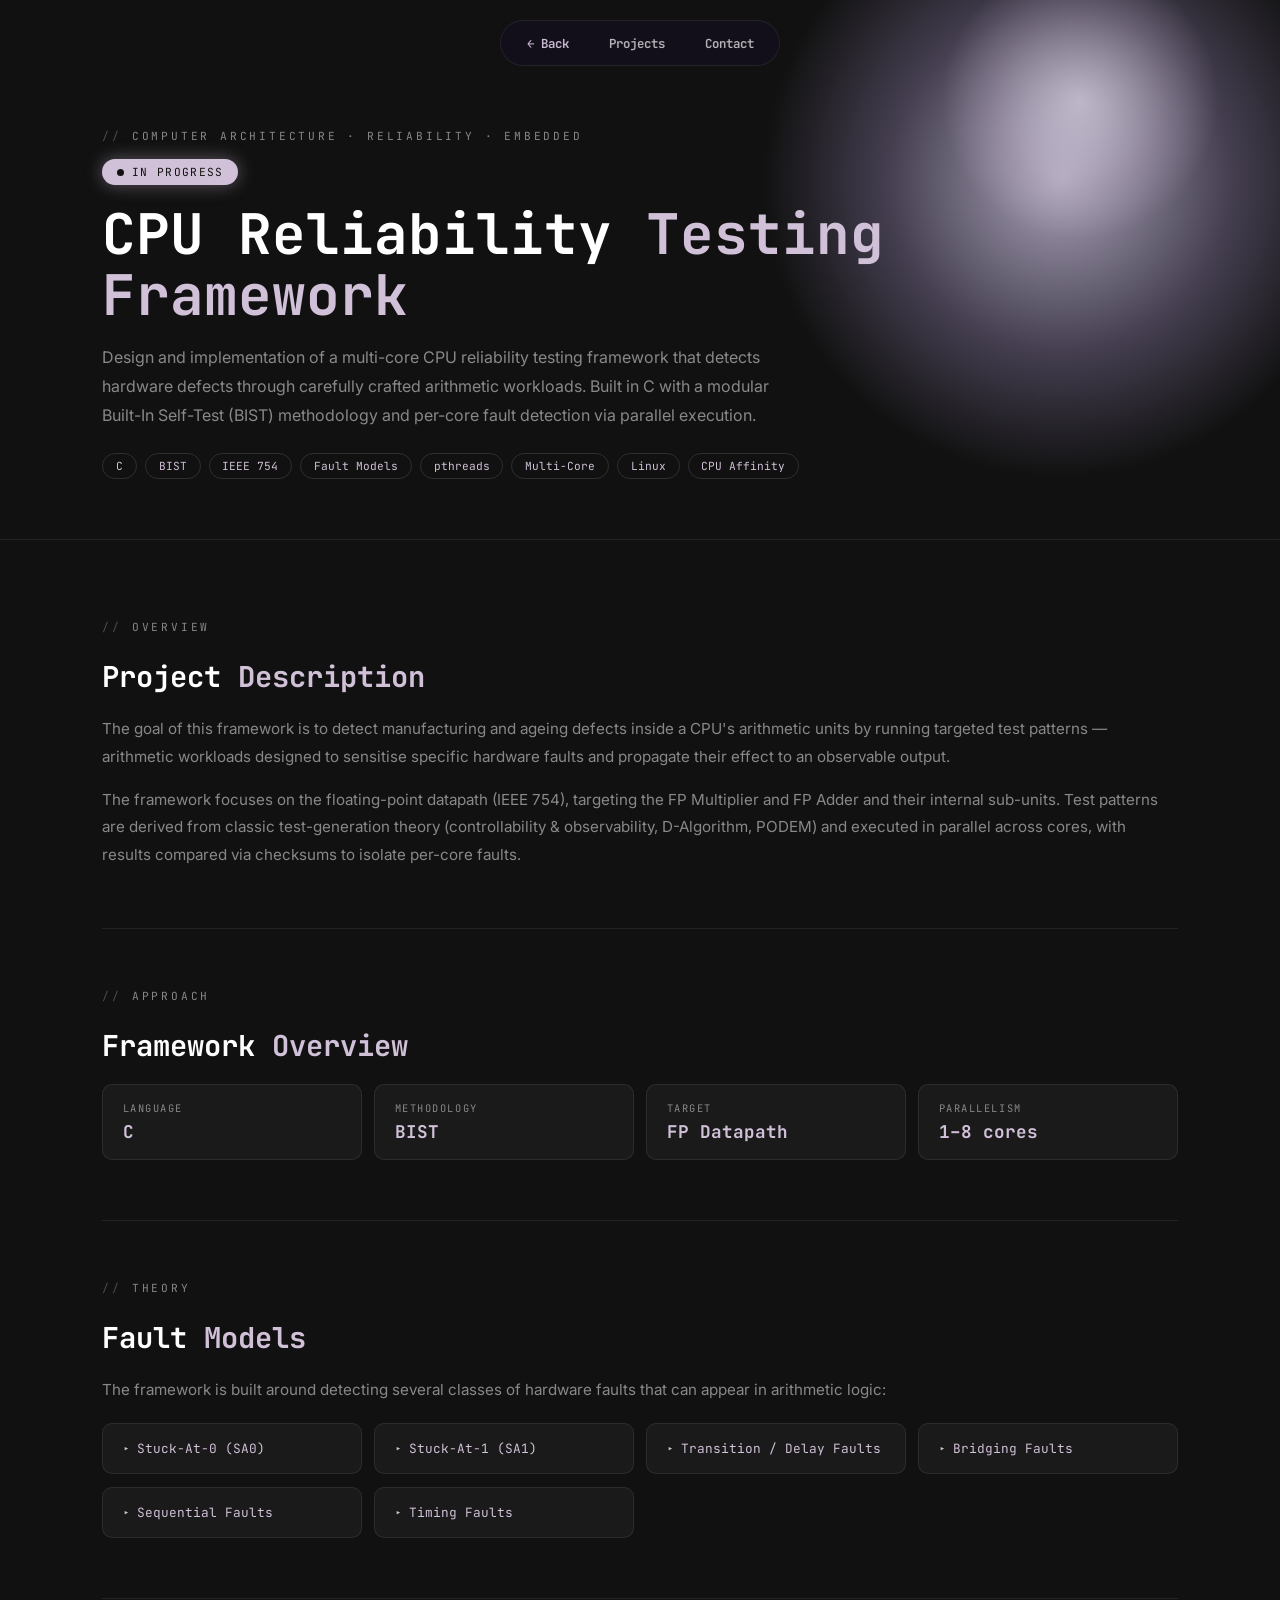
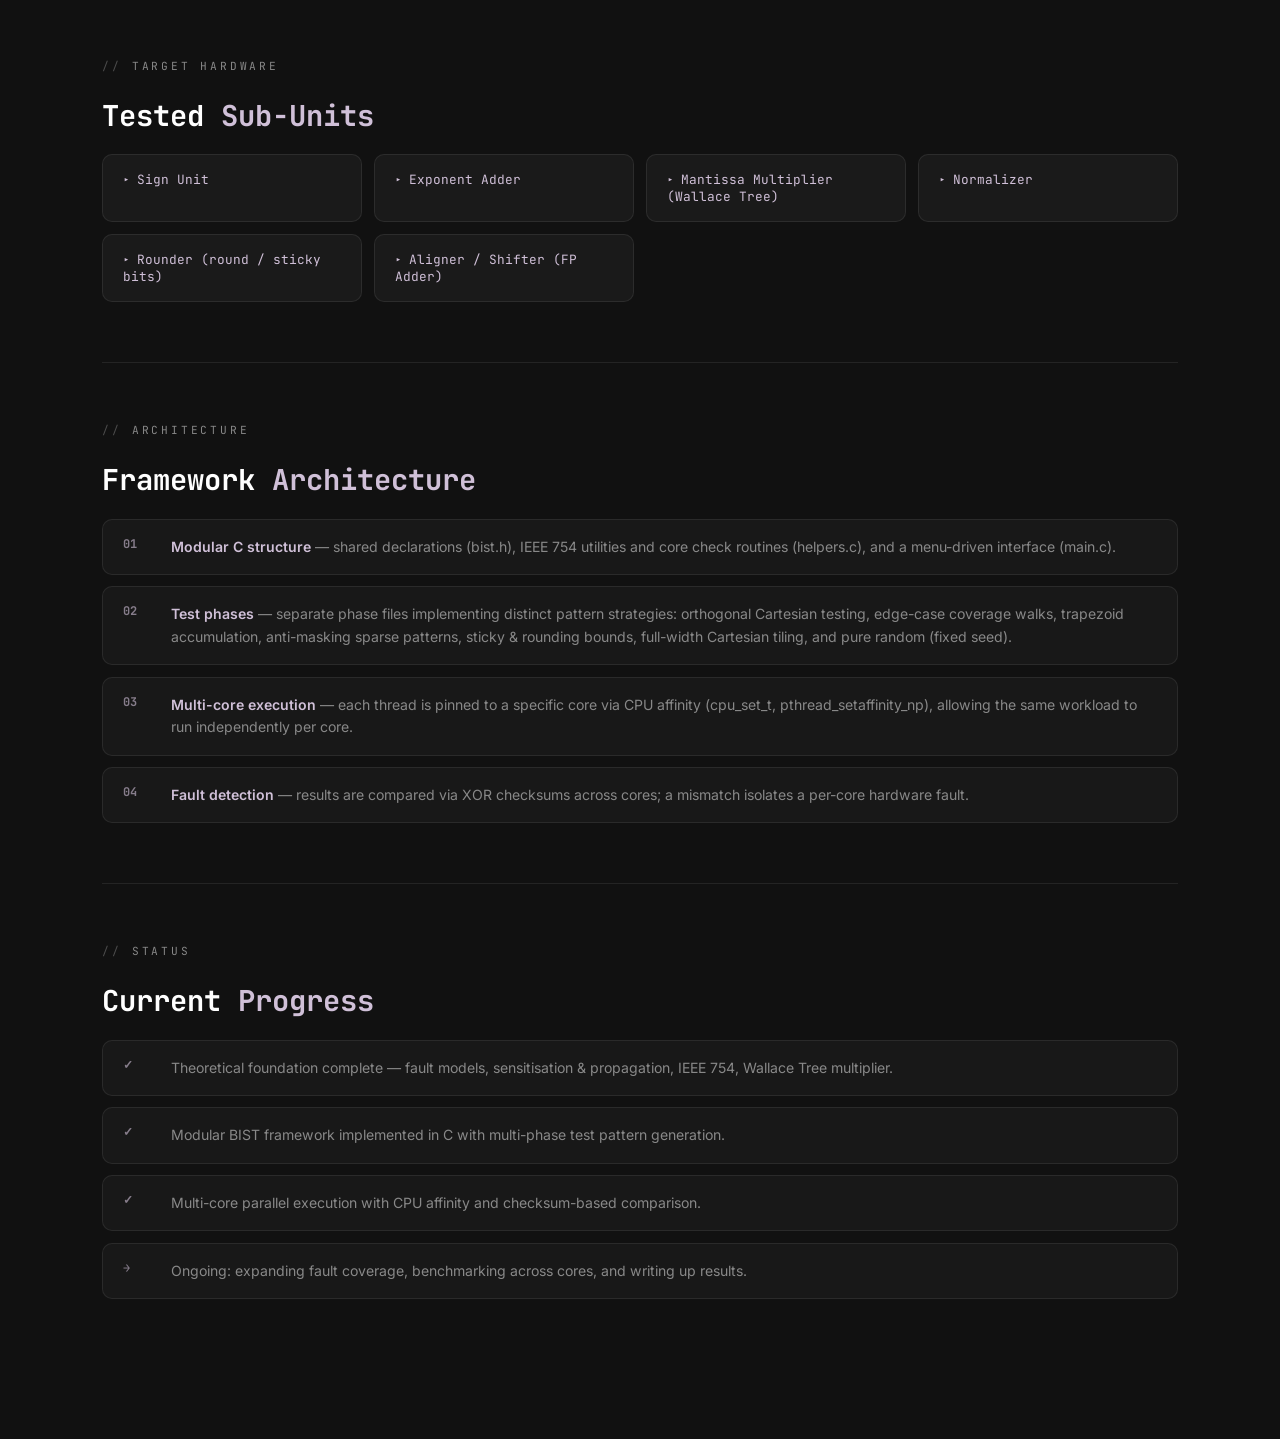
<file: CPU.html>
<!DOCTYPE html>
<html lang="en">
<head>
<meta charset="UTF-8">
<meta name="viewport" content="width=device-width, initial-scale=1.0">
<title>CPU Reliability Testing — Portfolio</title>
<link href="https://fonts.googleapis.com/css2?family=JetBrains+Mono:wght@300;400;600;700&family=Inter:wght@300;400;500;600&display=swap" rel="stylesheet">
<style>
  *, *::before, *::after { box-sizing: border-box; margin: 0; padding: 0; }
  :root {
    --black:  #111111;
    --text:   #D0C0D8;
    --muted:  #888888;
    --teal:   #D0C0D8;
    --card:   #181818;
    --border: rgba(255,255,255,0.08);
  }
  body {
    font-family: 'Inter', sans-serif;
    background: var(--black);
    color: var(--text);
    overflow-x: hidden;
  }

  /* NAVBAR */
  .navbar {
    position: fixed;
    top: 20px; left: 50%;
    transform: translateX(-50%);
    z-index: 100;
    display: flex;
    align-items: center;
    gap: 0.5rem;
    padding: 0.5rem 0.6rem;
    background: rgba(20,15,30,0.75);
    backdrop-filter: blur(16px);
    border: 1px solid var(--border);
    border-radius: 999px;
  }
  .navbar a {
    font-family: 'JetBrains Mono', monospace;
    font-size: 0.78rem;
    font-weight: 600;
    color: rgba(255,255,255,0.7);
    text-decoration: none;
    padding: 0.35rem 1rem;
    border-radius: 999px;
    transition: background 0.2s, color 0.2s;
  }
  .navbar a:hover { background: rgba(255,255,255,0.08); color: #fff; }
  .navbar a.back { color: var(--teal); }

  /* HERO */
  .gh-hero {
    position: relative;
    min-height: 60vh;
    display: flex;
    flex-direction: column;
    justify-content: flex-end;
    padding: 120px 8vw 60px;
    background: #111111;
    border-bottom: 1px solid var(--border);
    overflow: hidden;
  }
  .gh-hero::before {
    content: '';
    position: absolute;
    top: -120px;
    right: -80px;
    width: 600px;
    height: 600px;
    background: radial-gradient(circle, rgba(235,225,255,0.7) 0%, rgba(190,170,230,0.3) 40%, transparent 70%);
    pointer-events: none;
    z-index: 0;
    animation: ghGlowPulse 7s ease-in-out infinite;
  }
  .gh-hero::after {
    content: '';
    position: absolute;
    top: -40px;
    right: 60px;
    width: 280px;
    height: 280px;
    background: radial-gradient(circle, rgba(245,238,255,0.55) 0%, rgba(208,192,216,0.25) 45%, transparent 70%);
    pointer-events: none;
    z-index: 0;
    animation: ghGlowPulse2 5s ease-in-out infinite;
  }
  .gh-hero > * { position: relative; z-index: 1; }
  @keyframes ghGlowPulse {
    0%,100% { transform: scale(1);    opacity: 0.8; }
    50%     { transform: scale(1.12); opacity: 1;   }
  }
  @keyframes ghGlowPulse2 {
    0%,100% { transform: scale(0.9); opacity: 0.6; }
    50%     { transform: scale(1.1); opacity: 1;   }
  }
  .gh-label {
    font-family: 'JetBrains Mono', monospace;
    font-size: 0.7rem;
    letter-spacing: 0.25em;
    color: var(--muted);
    text-transform: uppercase;
    margin-bottom: 1rem;
  }
  .gh-label::before { content: '// '; opacity: 0.5; }
  .gh-hero h1 {
    font-family: 'JetBrains Mono', monospace;
    font-weight: 700;
    font-size: clamp(2rem, 5vw, 3.5rem);
    color: #ffffff;
    line-height: 1.1;
    margin-bottom: 1rem;
  }
  .gh-hero h1 span { color: var(--teal); }
  /* IN PROGRESS badge */
  .gh-progress {
    display: inline-flex;
    align-items: center;
    gap: 0.5rem;
    font-family: 'JetBrains Mono', monospace;
    font-size: 0.7rem;
    letter-spacing: 0.12em;
    text-transform: uppercase;
    color: #111;
    background: var(--teal);
    padding: 0.35rem 0.9rem;
    border-radius: 999px;
    margin-bottom: 1.2rem;
    width: fit-content;
    box-shadow: 0 0 18px rgba(208,192,216,0.4);
  }
  .gh-progress .dot {
    width: 7px; height: 7px;
    border-radius: 50%;
    background: #111;
    animation: blink 1.3s ease-in-out infinite;
  }
  @keyframes blink { 0%,100%{opacity:1} 50%{opacity:0.25} }
  .gh-hero p {
    font-size: clamp(0.9rem, 1.5vw, 1rem);
    color: var(--muted);
    max-width: 700px;
    line-height: 1.8;
    margin-bottom: 1.5rem;
  }
  .gh-tags { display: flex; flex-wrap: wrap; gap: 0.5rem; }
  .gh-tag {
    font-family: 'JetBrains Mono', monospace;
    font-size: 0.7rem;
    padding: 0.3rem 0.8rem;
    border: 1px solid rgba(255,255,255,0.12);
    border-radius: 999px;
    color: var(--text);
  }

  /* CONTENT */
  .gh-content { width: 100%; padding: 80px 8vw; }
  .gh-section { margin-bottom: 60px; }
  .gh-section-title {
    font-family: 'JetBrains Mono', monospace;
    font-size: 0.7rem;
    letter-spacing: 0.25em;
    color: var(--muted);
    text-transform: uppercase;
    margin-bottom: 1.5rem;
  }
  .gh-section-title::before { content: '// '; opacity: 0.5; }
  .gh-section h2 {
    font-family: 'JetBrains Mono', monospace;
    font-size: clamp(1.4rem, 2.5vw, 1.8rem);
    font-weight: 700;
    color: #ffffff;
    margin-bottom: 1.2rem;
  }
  .gh-section h2 span { color: var(--teal); }
  .gh-section p {
    color: var(--muted);
    font-size: 0.95rem;
    line-height: 1.8;
    margin-bottom: 1rem;
  }

  /* params */
  .gh-params {
    display: grid;
    grid-template-columns: repeat(4, 1fr);
    gap: 0.8rem;
    margin-top: 1.2rem;
  }
  .gh-param {
    background: rgba(255,255,255,0.04);
    border: 1px solid var(--border);
    border-radius: 10px;
    padding: 1rem 1.2rem;
  }
  .gh-param-label {
    font-family: 'JetBrains Mono', monospace;
    font-size: 0.65rem;
    letter-spacing: 0.15em;
    color: var(--muted);
    text-transform: uppercase;
    margin-bottom: 0.3rem;
  }
  .gh-param-value {
    font-family: 'JetBrains Mono', monospace;
    font-size: 1.1rem;
    font-weight: 700;
    color: var(--teal);
  }

  /* components / list */
  .gh-components {
    display: grid;
    grid-template-columns: repeat(auto-fit, minmax(240px, 1fr));
    gap: 0.8rem;
    margin-top: 1.2rem;
  }
  .gh-comp {
    background: rgba(255,255,255,0.04);
    border: 1px solid var(--border);
    border-radius: 10px;
    padding: 1rem 1.2rem;
    font-family: 'JetBrains Mono', monospace;
    font-size: 0.8rem;
    color: var(--text);
  }
  .gh-comp::before { content: '▸ '; color: var(--teal); font-size: 0.7rem; }

  /* logic steps */
  .gh-steps {
    margin-top: 1.2rem;
    display: flex;
    flex-direction: column;
    gap: 0.7rem;
  }
  .gh-step {
    display: flex;
    align-items: flex-start;
    gap: 1rem;
    background: rgba(255,255,255,0.03);
    border: 1px solid var(--border);
    border-radius: 10px;
    padding: 1rem 1.2rem;
  }
  .gh-step-num {
    font-family: 'JetBrains Mono', monospace;
    font-size: 0.75rem;
    font-weight: 700;
    color: var(--teal);
    min-width: 2rem;
    opacity: 0.6;
  }
  .gh-step-text { font-size: 0.88rem; color: var(--muted); line-height: 1.6; }
  .gh-step-text strong { color: var(--text); font-weight: 600; }

  /* image */
  .gh-img-wrap {
    background: rgba(255,255,255,0.03);
    border: 1px solid var(--border);
    border-radius: 14px;
    overflow: hidden;
    margin-top: 1.2rem;
    max-width: 750px;
  }
  .gh-img-wrap img { width: 100%; height: auto; max-height: 500px; object-fit: contain; display: block; }
  .gh-img-caption {
    font-family: 'JetBrains Mono', monospace;
    font-size: 0.68rem;
    color: var(--muted);
    padding: 0.7rem 1.2rem;
    border-top: 1px solid var(--border);
    letter-spacing: 0.1em;
  }

  /* divider */
  .gh-divider { border: none; border-top: 1px solid var(--border); margin: 60px 0; }

  @media(max-width:768px){ .gh-params { grid-template-columns: 1fr 1fr; } }
  @media(max-width:480px){ .gh-params { grid-template-columns: 1fr; } }
</style>
</head>
<body>

<nav class="navbar">
  <a href="index.html#proj1" class="back">← Back</a>
  <a href="index.html#proj1">Projects</a>
  <a href="index.html#contact">Contact</a>
</nav>

<!-- HERO -->
<div class="gh-hero">
  <div class="gh-label">computer architecture · reliability · embedded</div>
  <div class="gh-progress"><span class="dot"></span> In Progress</div>
  <h1>CPU Reliability <span>Testing Framework</span></h1>
  <p>Design and implementation of a multi-core CPU reliability testing framework that detects hardware defects through carefully crafted arithmetic workloads. Built in C with a modular Built-In Self-Test (BIST) methodology and per-core fault detection via parallel execution.</p>
  <div class="gh-tags">
    <span class="gh-tag">C</span>
    <span class="gh-tag">BIST</span>
    <span class="gh-tag">IEEE 754</span>
    <span class="gh-tag">Fault Models</span>
    <span class="gh-tag">pthreads</span>
    <span class="gh-tag">Multi-Core</span>
    <span class="gh-tag">Linux</span>
    <span class="gh-tag">CPU Affinity</span>
  </div>
</div>

<!-- CONTENT -->
<div class="gh-content">

  <!-- Overview -->
  <div class="gh-section">
    <div class="gh-section-title">overview</div>
    <h2>Project <span>Description</span></h2>
    <p>The goal of this framework is to detect manufacturing and ageing defects inside a CPU's arithmetic units by running targeted test patterns &mdash; arithmetic workloads designed to sensitise specific hardware faults and propagate their effect to an observable output.</p>
    <p>The framework focuses on the floating-point datapath (IEEE 754), targeting the FP Multiplier and FP Adder and their internal sub-units. Test patterns are derived from classic test-generation theory (controllability &amp; observability, D-Algorithm, PODEM) and executed in parallel across cores, with results compared via checksums to isolate per-core faults.</p>
  </div>

  <hr class="gh-divider">

  <!-- Approach / Specs -->
  <div class="gh-section">
    <div class="gh-section-title">approach</div>
    <h2>Framework <span>Overview</span></h2>
    <div class="gh-params">
      <div class="gh-param">
        <div class="gh-param-label">Language</div>
        <div class="gh-param-value">C</div>
      </div>
      <div class="gh-param">
        <div class="gh-param-label">Methodology</div>
        <div class="gh-param-value">BIST</div>
      </div>
      <div class="gh-param">
        <div class="gh-param-label">Target</div>
        <div class="gh-param-value">FP Datapath</div>
      </div>
      <div class="gh-param">
        <div class="gh-param-label">Parallelism</div>
        <div class="gh-param-value">1&ndash;8 cores</div>
      </div>
    </div>
  </div>

  <hr class="gh-divider">

  <!-- Fault models -->
  <div class="gh-section">
    <div class="gh-section-title">theory</div>
    <h2>Fault <span>Models</span></h2>
    <p>The framework is built around detecting several classes of hardware faults that can appear in arithmetic logic:</p>
    <div class="gh-components">
      <div class="gh-comp">Stuck-At-0 (SA0)</div>
      <div class="gh-comp">Stuck-At-1 (SA1)</div>
      <div class="gh-comp">Transition / Delay Faults</div>
      <div class="gh-comp">Bridging Faults</div>
      <div class="gh-comp">Sequential Faults</div>
      <div class="gh-comp">Timing Faults</div>
    </div>
  </div>

  <hr class="gh-divider">

  <!-- Targeted sub-units -->
  <div class="gh-section">
    <div class="gh-section-title">target hardware</div>
    <h2>Tested <span>Sub-Units</span></h2>
    <div class="gh-components">
      <div class="gh-comp">Sign Unit</div>
      <div class="gh-comp">Exponent Adder</div>
      <div class="gh-comp">Mantissa Multiplier (Wallace Tree)</div>
      <div class="gh-comp">Normalizer</div>
      <div class="gh-comp">Rounder (round / sticky bits)</div>
      <div class="gh-comp">Aligner / Shifter (FP Adder)</div>
    </div>
  </div>

  <hr class="gh-divider">

  <!-- Architecture -->
  <div class="gh-section">
    <div class="gh-section-title">architecture</div>
    <h2>Framework <span>Architecture</span></h2>
    <div class="gh-steps">
      <div class="gh-step"><div class="gh-step-num">01</div><div class="gh-step-text"><strong>Modular C structure</strong> &mdash; shared declarations (bist.h), IEEE 754 utilities and core check routines (helpers.c), and a menu-driven interface (main.c).</div></div>
      <div class="gh-step"><div class="gh-step-num">02</div><div class="gh-step-text"><strong>Test phases</strong> &mdash; separate phase files implementing distinct pattern strategies: orthogonal Cartesian testing, edge-case coverage walks, trapezoid accumulation, anti-masking sparse patterns, sticky &amp; rounding bounds, full-width Cartesian tiling, and pure random (fixed seed).</div></div>
      <div class="gh-step"><div class="gh-step-num">03</div><div class="gh-step-text"><strong>Multi-core execution</strong> &mdash; each thread is pinned to a specific core via CPU affinity (cpu_set_t, pthread_setaffinity_np), allowing the same workload to run independently per core.</div></div>
      <div class="gh-step"><div class="gh-step-num">04</div><div class="gh-step-text"><strong>Fault detection</strong> &mdash; results are compared via XOR checksums across cores; a mismatch isolates a per-core hardware fault.</div></div>
    </div>
  </div>

  <hr class="gh-divider">

  <!-- Status / next -->
  <div class="gh-section">
    <div class="gh-section-title">status</div>
    <h2>Current <span>Progress</span></h2>
    <div class="gh-steps">
      <div class="gh-step"><div class="gh-step-num">✓</div><div class="gh-step-text">Theoretical foundation complete &mdash; fault models, sensitisation &amp; propagation, IEEE 754, Wallace Tree multiplier.</div></div>
      <div class="gh-step"><div class="gh-step-num">✓</div><div class="gh-step-text">Modular BIST framework implemented in C with multi-phase test pattern generation.</div></div>
      <div class="gh-step"><div class="gh-step-num">✓</div><div class="gh-step-text">Multi-core parallel execution with CPU affinity and checksum-based comparison.</div></div>
      <div class="gh-step"><div class="gh-step-num">→</div><div class="gh-step-text">Ongoing: expanding fault coverage, benchmarking across cores, and writing up results.</div></div>
    </div>
  </div>

</div><!-- /gh-content -->

<script>
  // Reveal sections with an upward rise
  (function() {
    const items = document.querySelectorAll('.gh-hero > *, .gh-section, .gh-divider');
    items.forEach((el) => {
      el.style.opacity = '0';
      el.style.transform = 'translateY(28px)';
      el.style.transition = 'opacity 0.6s ease, transform 0.6s cubic-bezier(.2,.7,.2,1)';
    });
    const io = new IntersectionObserver((entries) => {
      entries.forEach(e => {
        if (e.isIntersecting) {
          e.target.style.opacity = '1';
          e.target.style.transform = 'translateY(0)';
          io.unobserve(e.target);
        }
      });
    }, { threshold: 0.12 });
    items.forEach(el => io.observe(el));
    const heroItems = document.querySelectorAll('.gh-hero > *');
    heroItems.forEach((el, i) => {
      setTimeout(() => { el.style.opacity = '1'; el.style.transform = 'translateY(0)'; }, 120 + i * 120);
    });
  })();
</script>

</body>
</html>
</file>
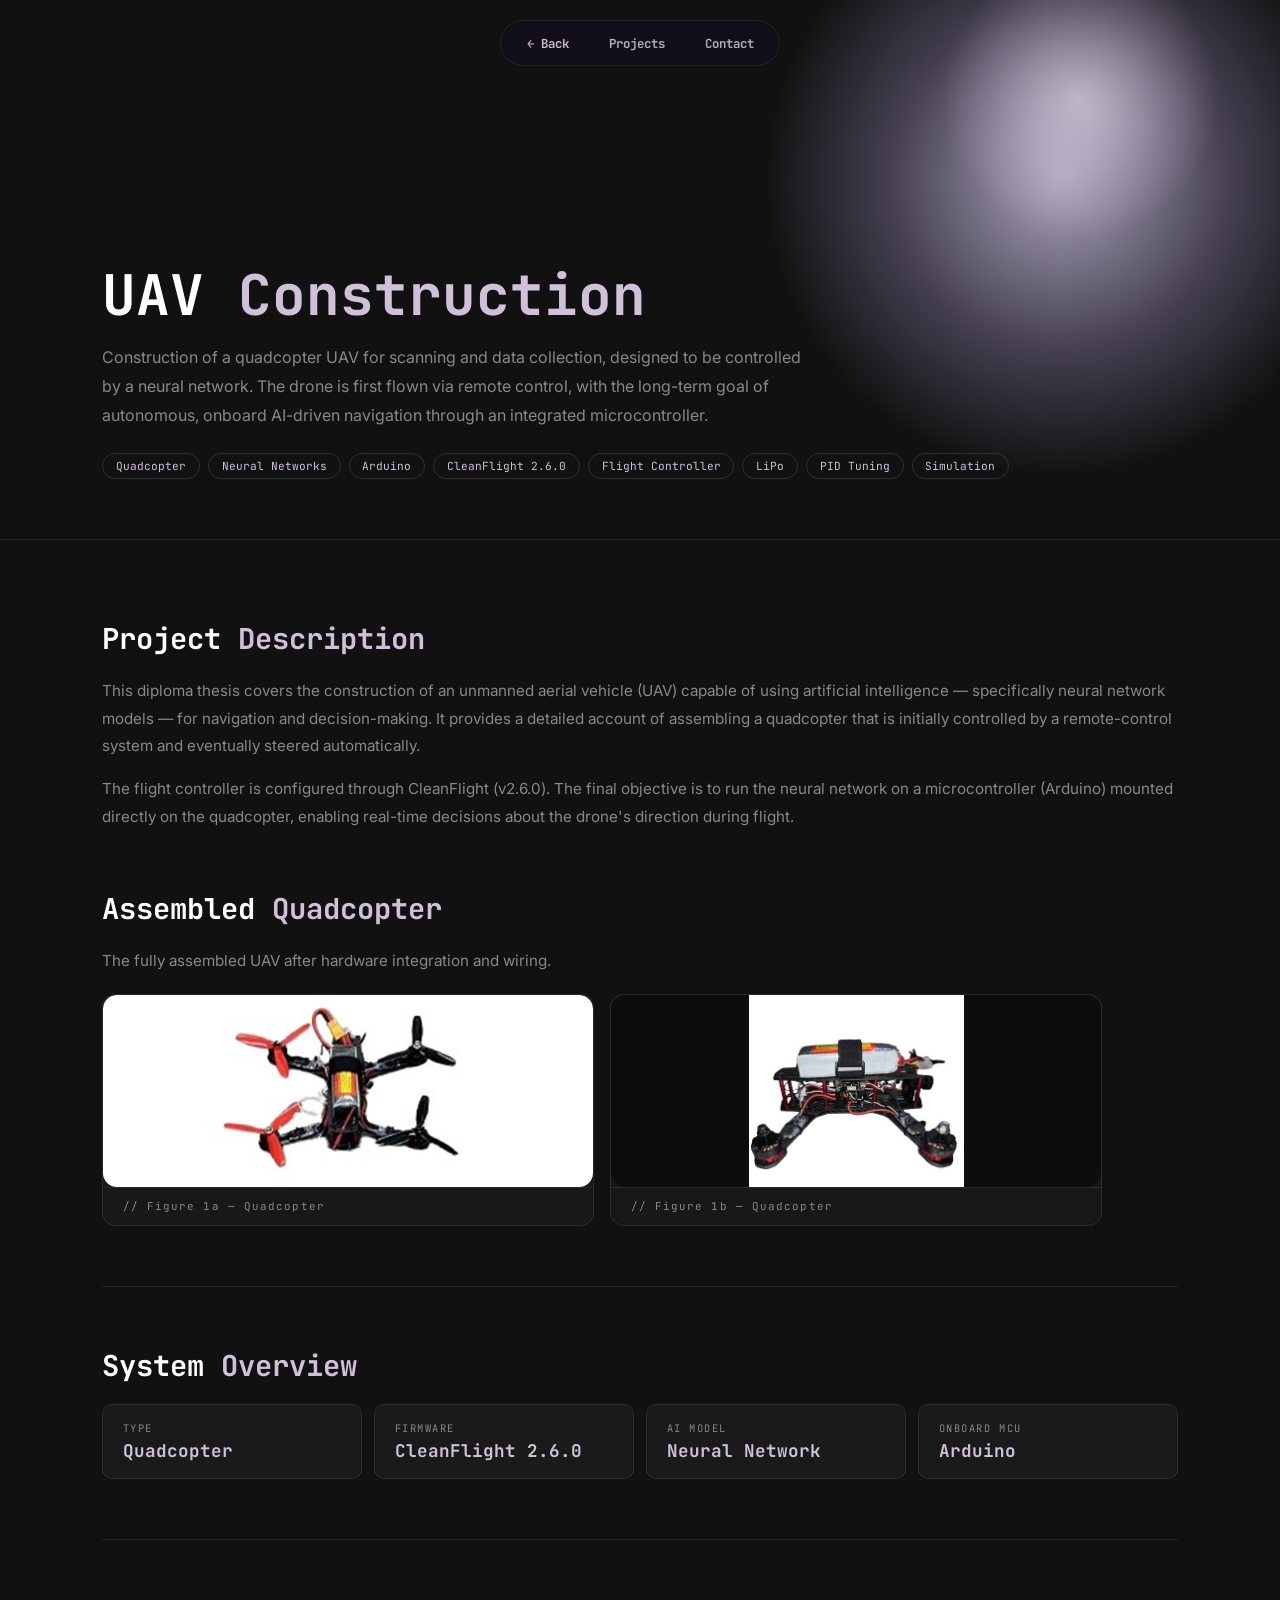
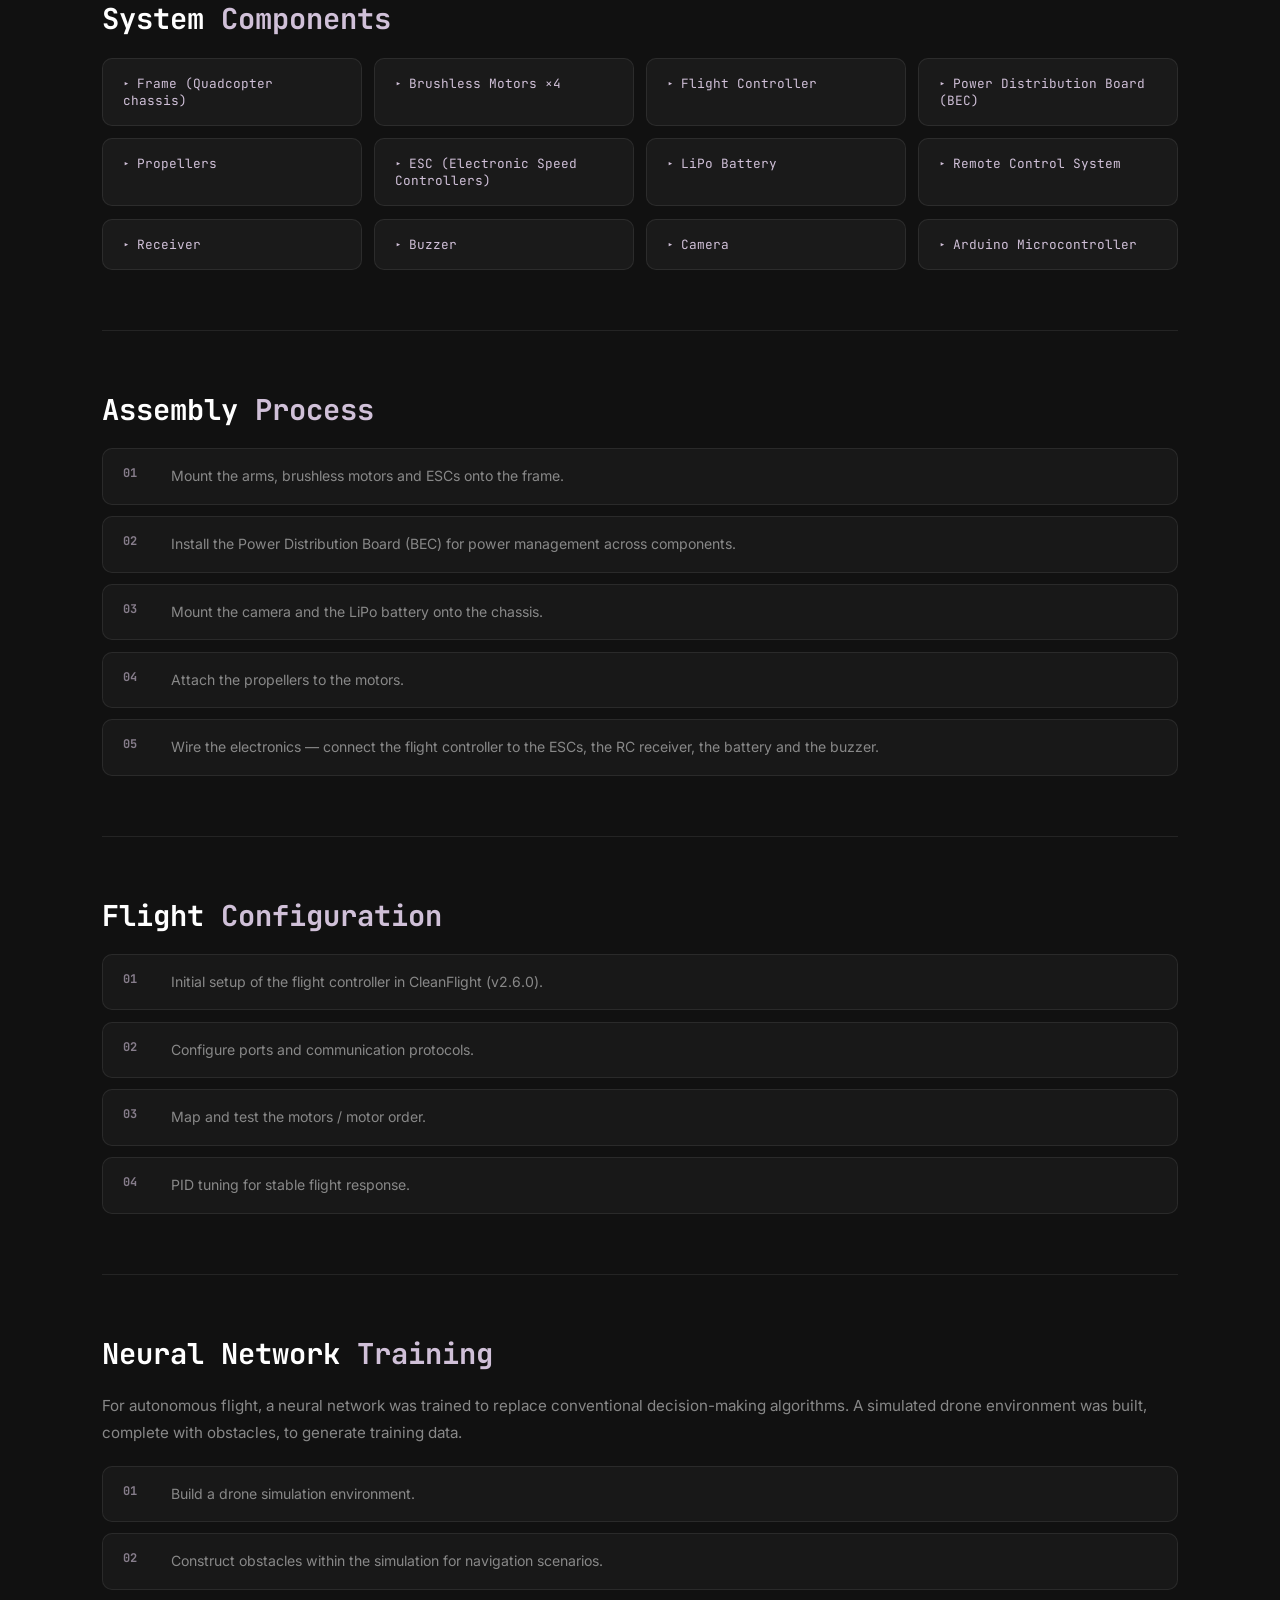
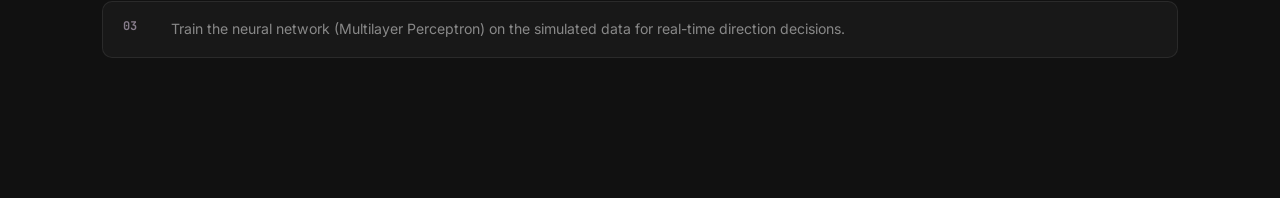
<file: Drone.html>
<!DOCTYPE html>
<html lang="en">
<head>
<meta charset="UTF-8">
<meta name="viewport" content="width=device-width, initial-scale=1.0">
<title>UAV / Drone Construction — Portfolio</title>
<link href="https://fonts.googleapis.com/css2?family=JetBrains+Mono:wght@300;400;600;700&family=Inter:wght@300;400;500;600&display=swap" rel="stylesheet">
<style>
  *,
  *::before,
  *::after {
    box-sizing: border-box;
    margin: 0;
    padding: 0;
  }

  :root {
    --black: #111111;
    --text: #D0C0D8;
    --muted: #888888;
    --teal: #D0C0D8;
    --card: #181818;
    --border: rgba(255, 255, 255, 0.08);
  }

  body {
    font-family: 'Inter', sans-serif;
    background: var(--black);
    color: var(--text);
    overflow-x: hidden;
  }

  .navbar {
    position: fixed;
    top: 20px;
    left: 50%;
    transform: translateX(-50%);
    z-index: 100;
    display: flex;
    align-items: center;
    gap: 0.5rem;
    padding: 0.5rem 0.6rem;
    background: rgba(20, 15, 30, 0.75);
    backdrop-filter: blur(16px);
    border: 1px solid var(--border);
    border-radius: 999px;
  }

  .navbar a {
    font-family: 'JetBrains Mono', monospace;
    font-size: 0.78rem;
    font-weight: 600;
    color: rgba(255, 255, 255, 0.7);
    text-decoration: none;
    padding: 0.35rem 1rem;
    border-radius: 999px;
    transition: background 0.2s, color 0.2s;
  }

  .navbar a:hover {
    background: rgba(255, 255, 255, 0.08);
    color: #fff;
  }

  .navbar a.back {
    color: var(--teal);
  }

  .gh-hero {
    position: relative;
    min-height: 60vh;
    display: flex;
    flex-direction: column;
    justify-content: flex-end;
    padding: 120px 8vw 60px;
    background: #111111;
    border-bottom: 1px solid var(--border);
    overflow: hidden;
  }

  .gh-hero::before {
    content: '';
    position: absolute;
    top: -120px;
    right: -80px;
    width: 600px;
    height: 600px;
    background: radial-gradient(circle, rgba(235, 225, 255, 0.7) 0%, rgba(190, 170, 230, 0.3) 40%, transparent 70%);
    pointer-events: none;
    z-index: 0;
    animation: ghGlowPulse 7s ease-in-out infinite;
  }

  .gh-hero::after {
    content: '';
    position: absolute;
    top: -40px;
    right: 60px;
    width: 280px;
    height: 280px;
    background: radial-gradient(circle, rgba(245, 238, 255, 0.55) 0%, rgba(208, 192, 216, 0.25) 45%, transparent 70%);
    pointer-events: none;
    z-index: 0;
    animation: ghGlowPulse2 5s ease-in-out infinite;
  }

  .gh-hero>* {
    position: relative;
    z-index: 1;
  }

  @keyframes ghGlowPulse {

    0%,
    100% {
      transform: scale(1);
      opacity: 0.8
    }

    50% {
      transform: scale(1.12);
      opacity: 1
    }
  }

  @keyframes ghGlowPulse2 {

    0%,
    100% {
      transform: scale(0.9);
      opacity: 0.6
    }

    50% {
      transform: scale(1.1);
      opacity: 1
    }
  }

  .gh-hero h1 {
    font-family: 'JetBrains Mono', monospace;
    font-weight: 700;
    font-size: clamp(2rem, 5vw, 3.5rem);
    color: #ffffff;
    line-height: 1.1;
    margin-bottom: 1rem;
  }

  .gh-hero h1 span {
    color: var(--teal);
  }

  .gh-hero p {
    font-size: clamp(0.9rem, 1.5vw, 1rem);
    color: var(--muted);
    max-width: 700px;
    line-height: 1.8;
    margin-bottom: 1.5rem;
  }

  .gh-tags {
    display: flex;
    flex-wrap: wrap;
    gap: 0.5rem;
  }

  .gh-tag {
    font-family: 'JetBrains Mono', monospace;
    font-size: 0.7rem;
    padding: 0.3rem 0.8rem;
    border: 1px solid rgba(255, 255, 255, 0.12);
    border-radius: 999px;
    color: var(--text);
  }

  .gh-content {
    width: 100%;
    padding: 80px 8vw;
  }

  .gh-section {
    margin-bottom: 60px;
  }

  .gh-section h2 {
    font-family: 'JetBrains Mono', monospace;
    font-size: clamp(1.4rem, 2.5vw, 1.8rem);
    font-weight: 700;
    color: #ffffff;
    margin-bottom: 1.2rem;
  }

  .gh-section h2 span {
    color: var(--teal);
  }

  .gh-section p {
    color: var(--muted);
    font-size: 0.95rem;
    line-height: 1.8;
    margin-bottom: 1rem;
  }

  .gh-params {
    display: grid;
    grid-template-columns: repeat(4, 1fr);
    gap: 0.8rem;
    margin-top: 1.2rem;
  }

  .gh-param {
    background: rgba(255, 255, 255, 0.04);
    border: 1px solid var(--border);
    border-radius: 10px;
    padding: 1rem 1.2rem;
  }

  .gh-param-label {
    font-family: 'JetBrains Mono', monospace;
    font-size: 0.65rem;
    letter-spacing: 0.15em;
    color: var(--muted);
    text-transform: uppercase;
    margin-bottom: 0.3rem;
  }

  .gh-param-value {
    font-family: 'JetBrains Mono', monospace;
    font-size: 1.1rem;
    font-weight: 700;
    color: var(--teal);
  }

  .gh-components {
    display: grid;
    grid-template-columns: repeat(auto-fit, minmax(220px, 1fr));
    gap: 0.8rem;
    margin-top: 1.2rem;
  }

  .gh-comp {
    background: rgba(255, 255, 255, 0.04);
    border: 1px solid var(--border);
    border-radius: 10px;
    padding: 1rem 1.2rem;
    font-family: 'JetBrains Mono', monospace;
    font-size: 0.8rem;
    color: var(--text);
  }

  .gh-comp::before {
    content: '▸ ';
    color: var(--teal);
    font-size: 0.7rem;
  }

  .gh-img-wrap {
    background: rgba(255, 255, 255, 0.03);
    border: 1px solid var(--border);
    border-radius: 14px;
    overflow: hidden;
    margin-top: 1.2rem;
    max-width: 750px;
  }

  .gh-img-row {
    display: grid;
    grid-template-columns: 1fr 1fr;
    gap: 1rem;
    margin-top: 1.2rem;
    max-width: 1000px;
    align-items: start;
  }

  .gh-img-row .gh-img-wrap {
    margin-top: 0;
    max-width: none;
    display: flex;
    flex-direction: column;
  }

  .gh-img-row .gh-img-wrap img {
    width: 100%;
    aspect-ratio: 657 / 258;
    height: auto;
    max-height: none;
    object-fit: contain;
    background: #0d0d0d;
    display: block;
  }

  @media(max-width:680px) {
    .gh-img-row {
      grid-template-columns: 1fr;
    }
  }

  .gh-img-wrap img {
    width: 100%;
    height: auto;
    max-height: 500px;
    object-fit: contain;
    display: block;
    border-radius: 14px;
  }

  .gh-img-caption {
    font-family: 'JetBrains Mono', monospace;
    font-size: 0.68rem;
    color: var(--muted);
    padding: 0.7rem 1.2rem;
    border-top: 1px solid var(--border);
    letter-spacing: 0.1em;
  }

  .gh-steps {
    margin-top: 1.2rem;
    display: flex;
    flex-direction: column;
    gap: 0.7rem;
  }

  .gh-step {
    display: flex;
    align-items: flex-start;
    gap: 1rem;
    background: rgba(255, 255, 255, 0.03);
    border: 1px solid var(--border);
    border-radius: 10px;
    padding: 1rem 1.2rem;
  }

  .gh-step-num {
    font-family: 'JetBrains Mono', monospace;
    font-size: 0.75rem;
    font-weight: 700;
    color: var(--teal);
    min-width: 2rem;
    opacity: 0.6;
  }

  .gh-step-text {
    font-size: 0.88rem;
    color: var(--muted);
    line-height: 1.6;
  }

  .gh-divider {
    border: none;
    border-top: 1px solid var(--border);
    margin: 60px 0;
  }

  @media(max-width:768px) {
    .gh-params {
      grid-template-columns: 1fr 1fr;
    }
  }

  @media(max-width:480px) {
    .gh-params {
      grid-template-columns: 1fr;
    }
  }
</style>
</head>
<body>
<nav class="navbar">
  <a href="index.html#proj1" class="back">← Back</a>
  <a href="index.html#proj1">Projects</a>
  <a href="index.html#contact">Contact</a>
</nav>
<div class="gh-hero">
  <h1>UAV <span>Construction</span></h1>
  <p>Construction of a quadcopter UAV for scanning and data collection, designed to be controlled by a neural network. The drone is first flown via remote control, with the long-term goal of autonomous, onboard AI-driven navigation through an integrated microcontroller.</p>
  <div class="gh-tags">
    <span class="gh-tag">Quadcopter</span>
    <span class="gh-tag">Neural Networks</span>
    <span class="gh-tag">Arduino</span>
    <span class="gh-tag">CleanFlight 2.6.0</span>
    <span class="gh-tag">Flight Controller</span>
    <span class="gh-tag">LiPo</span>
    <span class="gh-tag">PID Tuning</span>
    <span class="gh-tag">Simulation</span>
  </div>
</div>
<div class="gh-content">
  <div class="gh-section">
    <h2>Project <span>Description</span></h2>
    <p>This diploma thesis covers the construction of an unmanned aerial vehicle (UAV) capable of using artificial intelligence — specifically neural network models — for navigation and decision-making. It provides a detailed account of assembling a quadcopter that is initially controlled by a remote-control system and eventually steered automatically.</p>
    <p>The flight controller is configured through CleanFlight (v2.6.0). The final objective is to run the neural network on a microcontroller (Arduino) mounted directly on the quadcopter, enabling real-time decisions about the drone's direction during flight.</p>
  </div>
  <div class="gh-section">
    <h2>Assembled <span>Quadcopter</span></h2>
    <p>The fully assembled UAV after hardware integration and wiring.</p>
    <div class="gh-img-row">
      <div class="gh-img-wrap">
        <img src="drone2.png" alt="Assembled quadcopter UAV — view 1" onerror="this.parentElement.innerHTML='<div style=\'padding:3.5rem;text-align:center;font-family:JetBrains Mono,monospace;font-size:.75rem;color:#555;letter-spacing:.1em\'>[ DRONE PHOTO 1 — add drone2.png ]</div>'">
        <div class="gh-img-caption">// Figure 1a — Quadcopter</div>
      </div>
      <div class="gh-img-wrap">
        <img src="drone1.jpg" alt="Assembled quadcopter UAV — view 2" onerror="this.parentElement.innerHTML='<div style=\'padding:3.5rem;text-align:center;font-family:JetBrains Mono,monospace;font-size:.75rem;color:#555;letter-spacing:.1em\'>[ DRONE PHOTO 2 — add drone1.jpg ]</div>'">
        <div class="gh-img-caption">// Figure 1b — Quadcopter</div>
      </div>
    </div>
  </div>
  <hr class="gh-divider">
  <div class="gh-section">
    <h2>System <span>Overview</span></h2>
    <div class="gh-params">
      <div class="gh-param"><div class="gh-param-label">Type</div><div class="gh-param-value">Quadcopter</div></div>
      <div class="gh-param"><div class="gh-param-label">Firmware</div><div class="gh-param-value">CleanFlight 2.6.0</div></div>
      <div class="gh-param"><div class="gh-param-label">AI Model</div><div class="gh-param-value">Neural Network</div></div>
      <div class="gh-param"><div class="gh-param-label">Onboard MCU</div><div class="gh-param-value">Arduino</div></div>
    </div>
  </div>
  <hr class="gh-divider">
  <div class="gh-section">
    <h2>System <span>Components</span></h2>
    <div class="gh-components">
      <div class="gh-comp">Frame (Quadcopter chassis)</div>
      <div class="gh-comp">Brushless Motors ×4</div>
      <div class="gh-comp">Flight Controller</div>
      <div class="gh-comp">Power Distribution Board (BEC)</div>
      <div class="gh-comp">Propellers</div>
      <div class="gh-comp">ESC (Electronic Speed Controllers)</div>
      <div class="gh-comp">LiPo Battery</div>
      <div class="gh-comp">Remote Control System</div>
      <div class="gh-comp">Receiver</div>
      <div class="gh-comp">Buzzer</div>
      <div class="gh-comp">Camera</div>
      <div class="gh-comp">Arduino Microcontroller</div>
    </div>
  </div>
  <hr class="gh-divider">
  <div class="gh-section">
    <h2>Assembly <span>Process</span></h2>
    <div class="gh-steps">
      <div class="gh-step"><div class="gh-step-num">01</div><div class="gh-step-text">Mount the arms, brushless motors and ESCs onto the frame.</div></div>
      <div class="gh-step"><div class="gh-step-num">02</div><div class="gh-step-text">Install the Power Distribution Board (BEC) for power management across components.</div></div>
      <div class="gh-step"><div class="gh-step-num">03</div><div class="gh-step-text">Mount the camera and the LiPo battery onto the chassis.</div></div>
      <div class="gh-step"><div class="gh-step-num">04</div><div class="gh-step-text">Attach the propellers to the motors.</div></div>
      <div class="gh-step"><div class="gh-step-num">05</div><div class="gh-step-text">Wire the electronics — connect the flight controller to the ESCs, the RC receiver, the battery and the buzzer.</div></div>
    </div>
  </div>
  <hr class="gh-divider">
  <div class="gh-section">
    <h2>Flight <span>Configuration</span></h2>
    <div class="gh-steps">
      <div class="gh-step"><div class="gh-step-num">01</div><div class="gh-step-text">Initial setup of the flight controller in CleanFlight (v2.6.0).</div></div>
      <div class="gh-step"><div class="gh-step-num">02</div><div class="gh-step-text">Configure ports and communication protocols.</div></div>
      <div class="gh-step"><div class="gh-step-num">03</div><div class="gh-step-text">Map and test the motors / motor order.</div></div>
      <div class="gh-step"><div class="gh-step-num">04</div><div class="gh-step-text">PID tuning for stable flight response.</div></div>
    </div>
  </div>
  <hr class="gh-divider">
  <div class="gh-section">
    <h2>Neural Network <span>Training</span></h2>
    <p>For autonomous flight, a neural network was trained to replace conventional decision-making algorithms. A simulated drone environment was built, complete with obstacles, to generate training data.</p>
    <div class="gh-steps">
      <div class="gh-step"><div class="gh-step-num">01</div><div class="gh-step-text">Build a drone simulation environment.</div></div>
      <div class="gh-step"><div class="gh-step-num">02</div><div class="gh-step-text">Construct obstacles within the simulation for navigation scenarios.</div></div>
      <div class="gh-step"><div class="gh-step-num">03</div><div class="gh-step-text">Train the neural network (Multilayer Perceptron) on the simulated data for real-time direction decisions.</div></div>
    </div>
  </div>
</div>
<script>
  (function() {
    const items = document.querySelectorAll('.gh-hero > *, .gh-section, .gh-divider');
    items.forEach((el) => { el.style.opacity='0'; el.style.transform='translateY(28px)'; el.style.transition='opacity 0.6s ease, transform 0.6s cubic-bezier(.2,.7,.2,1)'; });
    const io = new IntersectionObserver((entries) => { entries.forEach(e => { if (e.isIntersecting) { e.target.style.opacity='1'; e.target.style.transform='translateY(0)'; io.unobserve(e.target); } }); }, { threshold: 0.12 });
    items.forEach(el => io.observe(el));
    const heroItems = document.querySelectorAll('.gh-hero > *');
    heroItems.forEach((el, i) => { setTimeout(() => { el.style.opacity='1'; el.style.transform='translateY(0)'; }, 120 + i * 120); });
  })();
</script>
</body>
</html>
</file>
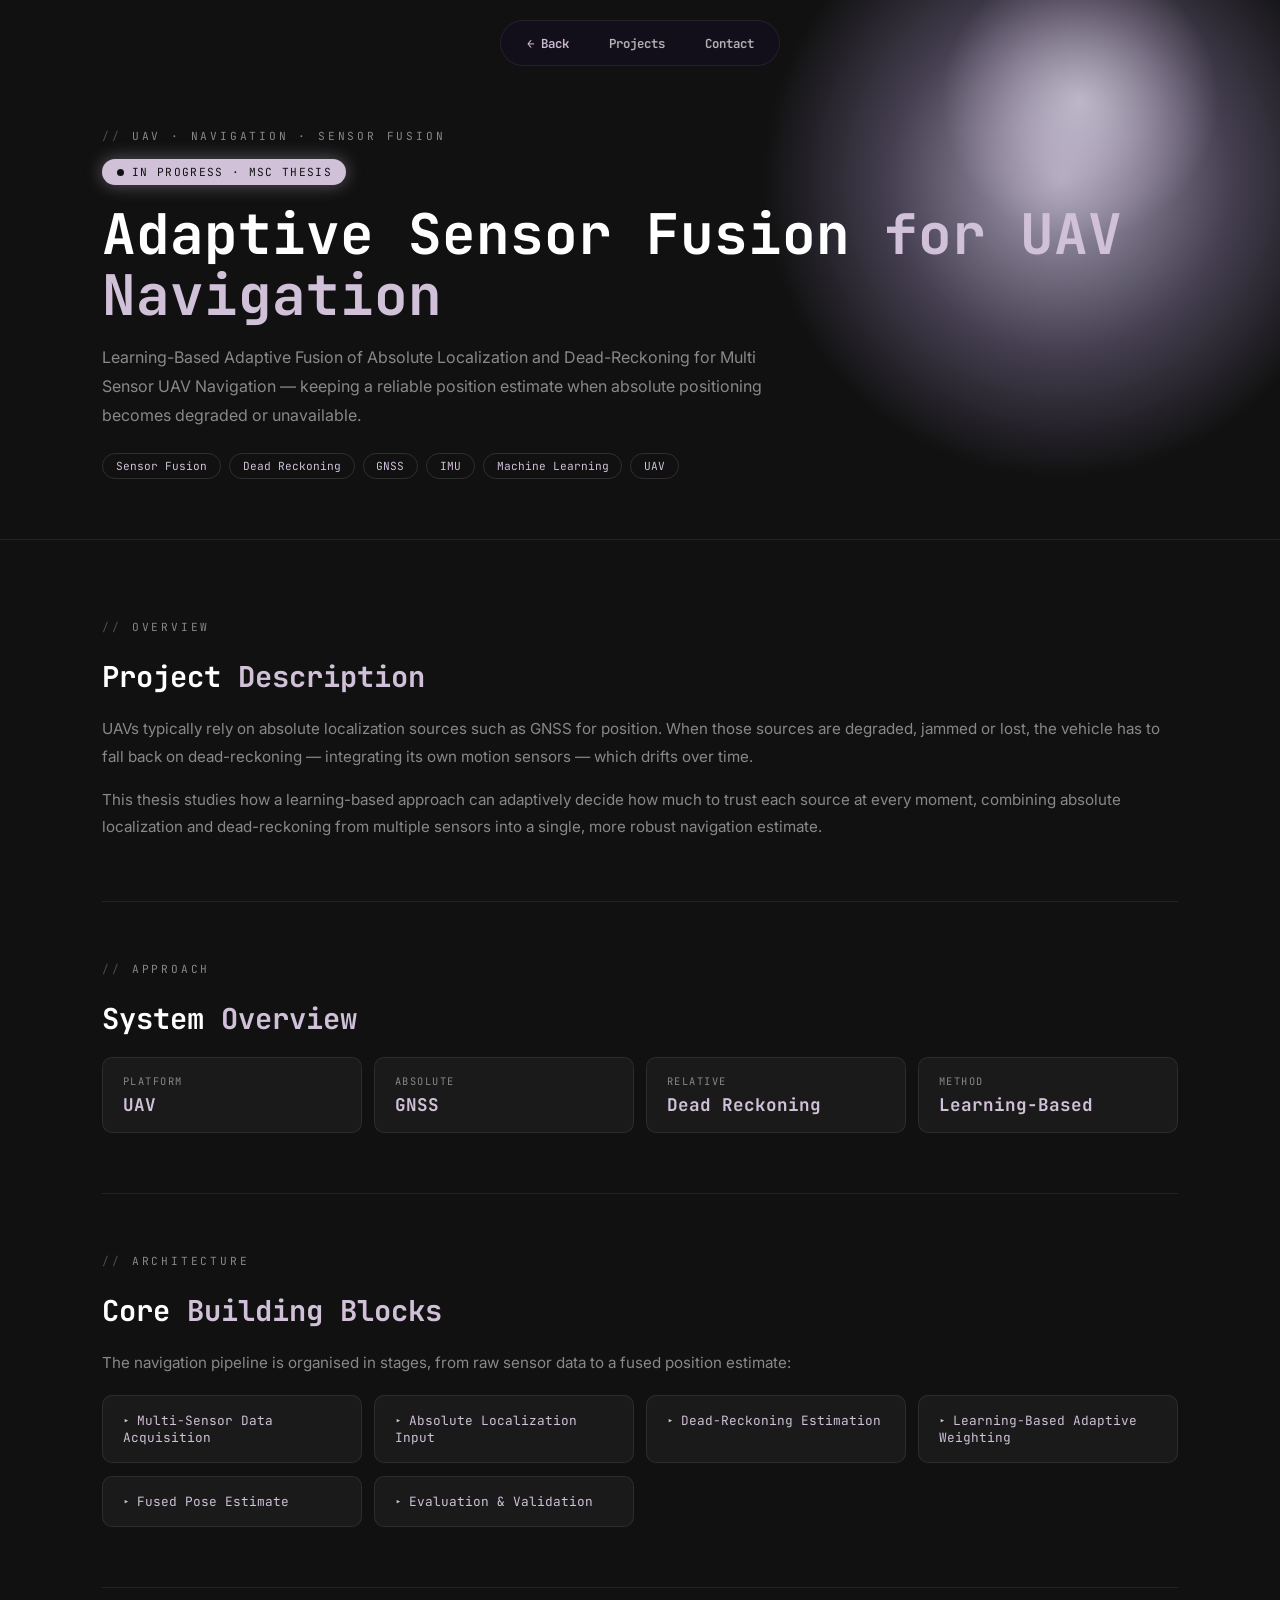
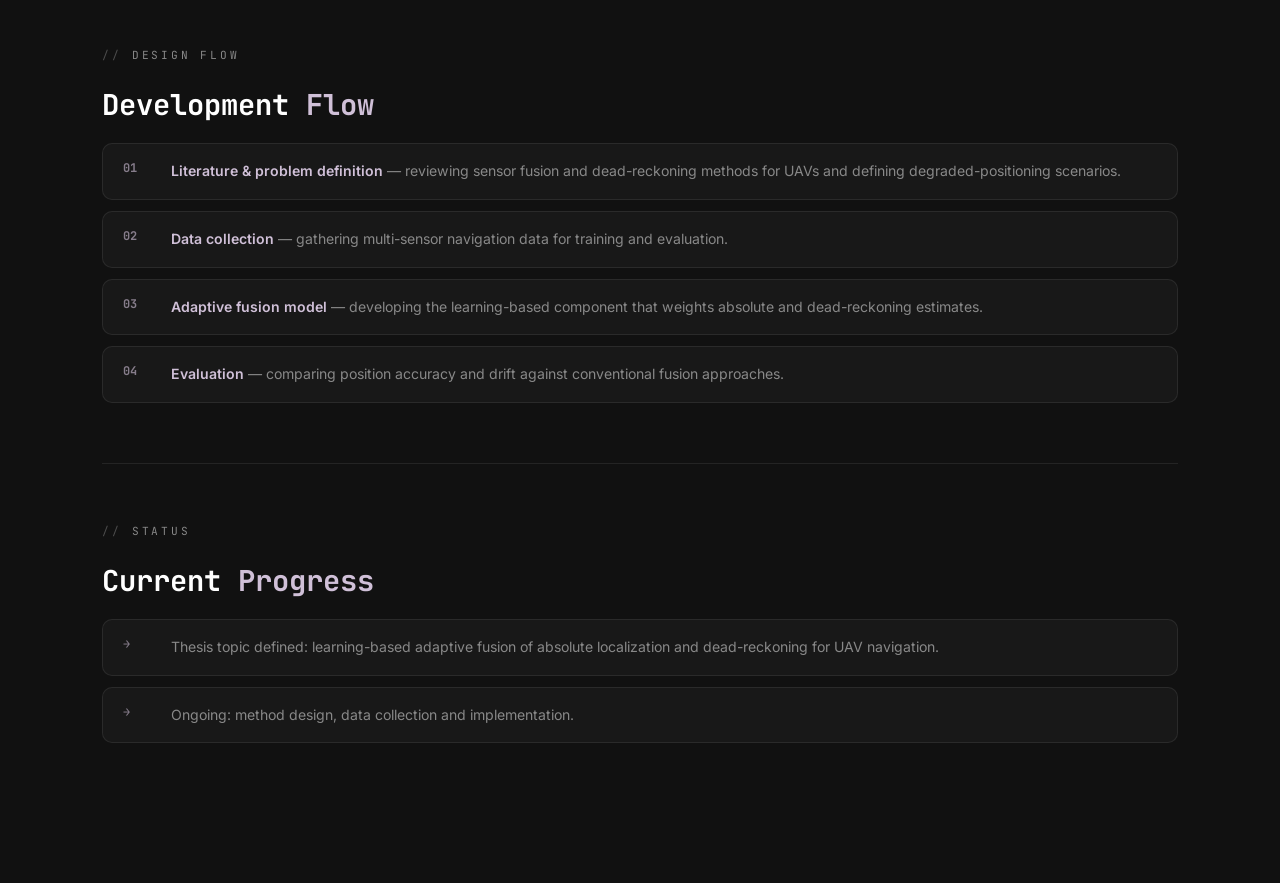
<file: fusion.html>
<!DOCTYPE html>
<html lang="en">
<head>
<meta charset="UTF-8">
<meta name="viewport" content="width=device-width, initial-scale=1.0">
<title>Adaptive Sensor Fusion for UAV Navigation — Portfolio</title>
<link href="https://fonts.googleapis.com/css2?family=JetBrains+Mono:wght@300;400;600;700&family=Inter:wght@300;400;500;600&display=swap" rel="stylesheet">
<style>
  *, *::before, *::after { box-sizing: border-box; margin: 0; padding: 0; }
  :root {
    --black:  #111111;
    --text:   #D0C0D8;
    --muted:  #888888;
    --teal:   #D0C0D8;
    --card:   #181818;
    --border: rgba(255,255,255,0.08);
  }
  body {
    font-family: 'Inter', sans-serif;
    background: var(--black);
    color: var(--text);
    overflow-x: hidden;
  }

  /* NAVBAR */
  .navbar {
    position: fixed;
    top: 20px; left: 50%;
    transform: translateX(-50%);
    z-index: 100;
    display: flex;
    align-items: center;
    gap: 0.5rem;
    padding: 0.5rem 0.6rem;
    background: rgba(20,15,30,0.75);
    backdrop-filter: blur(16px);
    border: 1px solid var(--border);
    border-radius: 999px;
  }
  .navbar a {
    font-family: 'JetBrains Mono', monospace;
    font-size: 0.78rem;
    font-weight: 600;
    color: rgba(255,255,255,0.7);
    text-decoration: none;
    padding: 0.35rem 1rem;
    border-radius: 999px;
    transition: background 0.2s, color 0.2s;
  }
  .navbar a:hover { background: rgba(255,255,255,0.08); color: #fff; }
  .navbar a.back { color: var(--teal); }

  /* HERO */
  .gh-hero {
    position: relative;
    min-height: 60vh;
    display: flex;
    flex-direction: column;
    justify-content: flex-end;
    padding: 120px 8vw 60px;
    background: #111111;
    border-bottom: 1px solid var(--border);
    overflow: hidden;
  }
  .gh-hero::before {
    content: '';
    position: absolute;
    top: -120px;
    right: -80px;
    width: 600px;
    height: 600px;
    background: radial-gradient(circle, rgba(235,225,255,0.7) 0%, rgba(190,170,230,0.3) 40%, transparent 70%);
    pointer-events: none;
    z-index: 0;
    animation: ghGlowPulse 7s ease-in-out infinite;
  }
  .gh-hero::after {
    content: '';
    position: absolute;
    top: -40px;
    right: 60px;
    width: 280px;
    height: 280px;
    background: radial-gradient(circle, rgba(245,238,255,0.55) 0%, rgba(208,192,216,0.25) 45%, transparent 70%);
    pointer-events: none;
    z-index: 0;
    animation: ghGlowPulse2 5s ease-in-out infinite;
  }
  .gh-hero > * { position: relative; z-index: 1; }
  @keyframes ghGlowPulse {
    0%,100% { transform: scale(1);    opacity: 0.8; }
    50%     { transform: scale(1.12); opacity: 1;   }
  }
  @keyframes ghGlowPulse2 {
    0%,100% { transform: scale(0.9); opacity: 0.6; }
    50%     { transform: scale(1.1); opacity: 1;   }
  }
  .gh-label {
    font-family: 'JetBrains Mono', monospace;
    font-size: 0.7rem;
    letter-spacing: 0.25em;
    color: var(--muted);
    text-transform: uppercase;
    margin-bottom: 1rem;
  }
  .gh-label::before { content: '// '; opacity: 0.5; }
  .gh-hero h1 {
    font-family: 'JetBrains Mono', monospace;
    font-weight: 700;
    font-size: clamp(2rem, 5vw, 3.5rem);
    color: #ffffff;
    line-height: 1.1;
    margin-bottom: 1rem;
  }
  .gh-hero h1 span { color: var(--teal); }
  /* IN PROGRESS badge */
  .gh-progress {
    display: inline-flex;
    align-items: center;
    gap: 0.5rem;
    font-family: 'JetBrains Mono', monospace;
    font-size: 0.7rem;
    letter-spacing: 0.12em;
    text-transform: uppercase;
    color: #111;
    background: var(--teal);
    padding: 0.35rem 0.9rem;
    border-radius: 999px;
    margin-bottom: 1.2rem;
    width: fit-content;
    box-shadow: 0 0 18px rgba(208,192,216,0.4);
  }
  .gh-progress .dot {
    width: 7px; height: 7px;
    border-radius: 50%;
    background: #111;
    animation: blink 1.3s ease-in-out infinite;
  }
  @keyframes blink { 0%,100%{opacity:1} 50%{opacity:0.25} }
  .gh-hero p {
    font-size: clamp(0.9rem, 1.5vw, 1rem);
    color: var(--muted);
    max-width: 700px;
    line-height: 1.8;
    margin-bottom: 1.5rem;
  }
  .gh-tags { display: flex; flex-wrap: wrap; gap: 0.5rem; }
  .gh-tag {
    font-family: 'JetBrains Mono', monospace;
    font-size: 0.7rem;
    padding: 0.3rem 0.8rem;
    border: 1px solid rgba(255,255,255,0.12);
    border-radius: 999px;
    color: var(--text);
  }

  /* CONTENT */
  .gh-content { width: 100%; padding: 80px 8vw; }
  .gh-section { margin-bottom: 60px; }
  .gh-section-title {
    font-family: 'JetBrains Mono', monospace;
    font-size: 0.7rem;
    letter-spacing: 0.25em;
    color: var(--muted);
    text-transform: uppercase;
    margin-bottom: 1.5rem;
  }
  .gh-section-title::before { content: '// '; opacity: 0.5; }
  .gh-section h2 {
    font-family: 'JetBrains Mono', monospace;
    font-size: clamp(1.4rem, 2.5vw, 1.8rem);
    font-weight: 700;
    color: #ffffff;
    margin-bottom: 1.2rem;
  }
  .gh-section h2 span { color: var(--teal); }
  .gh-section p {
    color: var(--muted);
    font-size: 0.95rem;
    line-height: 1.8;
    margin-bottom: 1rem;
  }

  /* params */
  .gh-params {
    display: grid;
    grid-template-columns: repeat(4, 1fr);
    gap: 0.8rem;
    margin-top: 1.2rem;
  }
  .gh-param {
    background: rgba(255,255,255,0.04);
    border: 1px solid var(--border);
    border-radius: 10px;
    padding: 1rem 1.2rem;
  }
  .gh-param-label {
    font-family: 'JetBrains Mono', monospace;
    font-size: 0.65rem;
    letter-spacing: 0.15em;
    color: var(--muted);
    text-transform: uppercase;
    margin-bottom: 0.3rem;
  }
  .gh-param-value {
    font-family: 'JetBrains Mono', monospace;
    font-size: 1.1rem;
    font-weight: 700;
    color: var(--teal);
  }

  /* components / list */
  .gh-components {
    display: grid;
    grid-template-columns: repeat(auto-fit, minmax(240px, 1fr));
    gap: 0.8rem;
    margin-top: 1.2rem;
  }
  .gh-comp {
    background: rgba(255,255,255,0.04);
    border: 1px solid var(--border);
    border-radius: 10px;
    padding: 1rem 1.2rem;
    font-family: 'JetBrains Mono', monospace;
    font-size: 0.8rem;
    color: var(--text);
  }
  .gh-comp::before { content: '▸ '; color: var(--teal); font-size: 0.7rem; }

  /* logic steps */
  .gh-steps {
    margin-top: 1.2rem;
    display: flex;
    flex-direction: column;
    gap: 0.7rem;
  }
  .gh-step {
    display: flex;
    align-items: flex-start;
    gap: 1rem;
    background: rgba(255,255,255,0.03);
    border: 1px solid var(--border);
    border-radius: 10px;
    padding: 1rem 1.2rem;
  }
  .gh-step-num {
    font-family: 'JetBrains Mono', monospace;
    font-size: 0.75rem;
    font-weight: 700;
    color: var(--teal);
    min-width: 2rem;
    opacity: 0.6;
  }
  .gh-step-text { font-size: 0.88rem; color: var(--muted); line-height: 1.6; }
  .gh-step-text strong { color: var(--text); font-weight: 600; }

  /* image */
  .gh-img-wrap {
    background: rgba(255,255,255,0.03);
    border: 1px solid var(--border);
    border-radius: 14px;
    overflow: hidden;
    margin-top: 1.2rem;
    max-width: 750px;
  }
  .gh-img-wrap img { width: 100%; height: auto; max-height: 500px; object-fit: contain; display: block; }
  .gh-img-caption {
    font-family: 'JetBrains Mono', monospace;
    font-size: 0.68rem;
    color: var(--muted);
    padding: 0.7rem 1.2rem;
    border-top: 1px solid var(--border);
    letter-spacing: 0.1em;
  }

  /* divider */
  .gh-divider { border: none; border-top: 1px solid var(--border); margin: 60px 0; }

  @media(max-width:768px){ .gh-params { grid-template-columns: 1fr 1fr; } }
  @media(max-width:480px){ .gh-params { grid-template-columns: 1fr; } }
</style>
</head>
<body>

<nav class="navbar">
  <a href="index.html#proj1" class="back">← Back</a>
  <a href="index.html#proj1">Projects</a>
  <a href="index.html#contact">Contact</a>
</nav>

<!-- HERO -->
<div class="gh-hero">
  <div class="gh-label">uav · navigation · sensor fusion</div>
  <div class="gh-progress"><span class="dot"></span> In Progress · MSc Thesis</div>
  <h1>Adaptive Sensor Fusion <span>for UAV Navigation</span></h1>
  <p>Learning-Based Adaptive Fusion of Absolute Localization and Dead-Reckoning for Multi Sensor UAV Navigation &mdash; keeping a reliable position estimate when absolute positioning becomes degraded or unavailable.</p>
  <div class="gh-tags">
    <span class="gh-tag">Sensor Fusion</span>
    <span class="gh-tag">Dead Reckoning</span>
    <span class="gh-tag">GNSS</span>
    <span class="gh-tag">IMU</span>
    <span class="gh-tag">Machine Learning</span>
    <span class="gh-tag">UAV</span>
  </div>
</div>

<!-- CONTENT -->
<div class="gh-content">

  <!-- Overview -->
  <div class="gh-section">
    <div class="gh-section-title">overview</div>
    <h2>Project <span>Description</span></h2>
    <p>UAVs typically rely on absolute localization sources such as GNSS for position. When those sources are degraded, jammed or lost, the vehicle has to fall back on dead-reckoning &mdash; integrating its own motion sensors &mdash; which drifts over time.</p>
    <p>This thesis studies how a learning-based approach can adaptively decide how much to trust each source at every moment, combining absolute localization and dead-reckoning from multiple sensors into a single, more robust navigation estimate.</p>
  </div>

  <hr class="gh-divider">

  <!-- Approach / Specs -->
  <div class="gh-section">
    <div class="gh-section-title">approach</div>
    <h2>System <span>Overview</span></h2>
    <div class="gh-params">
      <div class="gh-param">
        <div class="gh-param-label">Platform</div>
        <div class="gh-param-value">UAV</div>
      </div>
      <div class="gh-param">
        <div class="gh-param-label">Absolute</div>
        <div class="gh-param-value">GNSS</div>
      </div>
      <div class="gh-param">
        <div class="gh-param-label">Relative</div>
        <div class="gh-param-value">Dead Reckoning</div>
      </div>
      <div class="gh-param">
        <div class="gh-param-label">Method</div>
        <div class="gh-param-value">Learning-Based</div>
      </div>
    </div>
  </div>

  <hr class="gh-divider">

  <!-- Core building blocks -->
  <div class="gh-section">
    <div class="gh-section-title">architecture</div>
    <h2>Core <span>Building Blocks</span></h2>
    <p>The navigation pipeline is organised in stages, from raw sensor data to a fused position estimate:</p>
    <div class="gh-components">
      <div class="gh-comp">Multi-Sensor Data Acquisition</div>
      <div class="gh-comp">Absolute Localization Input</div>
      <div class="gh-comp">Dead-Reckoning Estimation</div>
      <div class="gh-comp">Learning-Based Adaptive Weighting</div>
      <div class="gh-comp">Fused Pose Estimate</div>
      <div class="gh-comp">Evaluation &amp; Validation</div>
    </div>
  </div>

  <hr class="gh-divider">

  <!-- Design flow -->
  <div class="gh-section">
    <div class="gh-section-title">design flow</div>
    <h2>Development <span>Flow</span></h2>
    <div class="gh-steps">
      <div class="gh-step"><div class="gh-step-num">01</div><div class="gh-step-text"><strong>Literature &amp; problem definition</strong> &mdash; reviewing sensor fusion and dead-reckoning methods for UAVs and defining degraded-positioning scenarios.</div></div>
      <div class="gh-step"><div class="gh-step-num">02</div><div class="gh-step-text"><strong>Data collection</strong> &mdash; gathering multi-sensor navigation data for training and evaluation.</div></div>
      <div class="gh-step"><div class="gh-step-num">03</div><div class="gh-step-text"><strong>Adaptive fusion model</strong> &mdash; developing the learning-based component that weights absolute and dead-reckoning estimates.</div></div>
      <div class="gh-step"><div class="gh-step-num">04</div><div class="gh-step-text"><strong>Evaluation</strong> &mdash; comparing position accuracy and drift against conventional fusion approaches.</div></div>
    </div>
  </div>

  <hr class="gh-divider">

  <!-- Status -->
  <div class="gh-section">
    <div class="gh-section-title">status</div>
    <h2>Current <span>Progress</span></h2>
    <div class="gh-steps">
      <div class="gh-step"><div class="gh-step-num">→</div><div class="gh-step-text">Thesis topic defined: learning-based adaptive fusion of absolute localization and dead-reckoning for UAV navigation.</div></div>
      <div class="gh-step"><div class="gh-step-num">→</div><div class="gh-step-text">Ongoing: method design, data collection and implementation.</div></div>
    </div>
  </div>

</div><!-- /gh-content -->

<script>
  // Reveal sections with an upward rise
  (function() {
    const items = document.querySelectorAll('.gh-hero > *, .gh-section, .gh-divider');
    items.forEach((el) => {
      el.style.opacity = '0';
      el.style.transform = 'translateY(28px)';
      el.style.transition = 'opacity 0.6s ease, transform 0.6s cubic-bezier(.2,.7,.2,1)';
    });
    const io = new IntersectionObserver((entries) => {
      entries.forEach(e => {
        if (e.isIntersecting) {
          e.target.style.opacity = '1';
          e.target.style.transform = 'translateY(0)';
          io.unobserve(e.target);
        }
      });
    }, { threshold: 0.12 });
    items.forEach(el => io.observe(el));
    const heroItems = document.querySelectorAll('.gh-hero > *');
    heroItems.forEach((el, i) => {
      setTimeout(() => { el.style.opacity = '1'; el.style.transform = 'translateY(0)'; }, 120 + i * 120);
    });
  })();
</script>

</body>
</html>
</file>
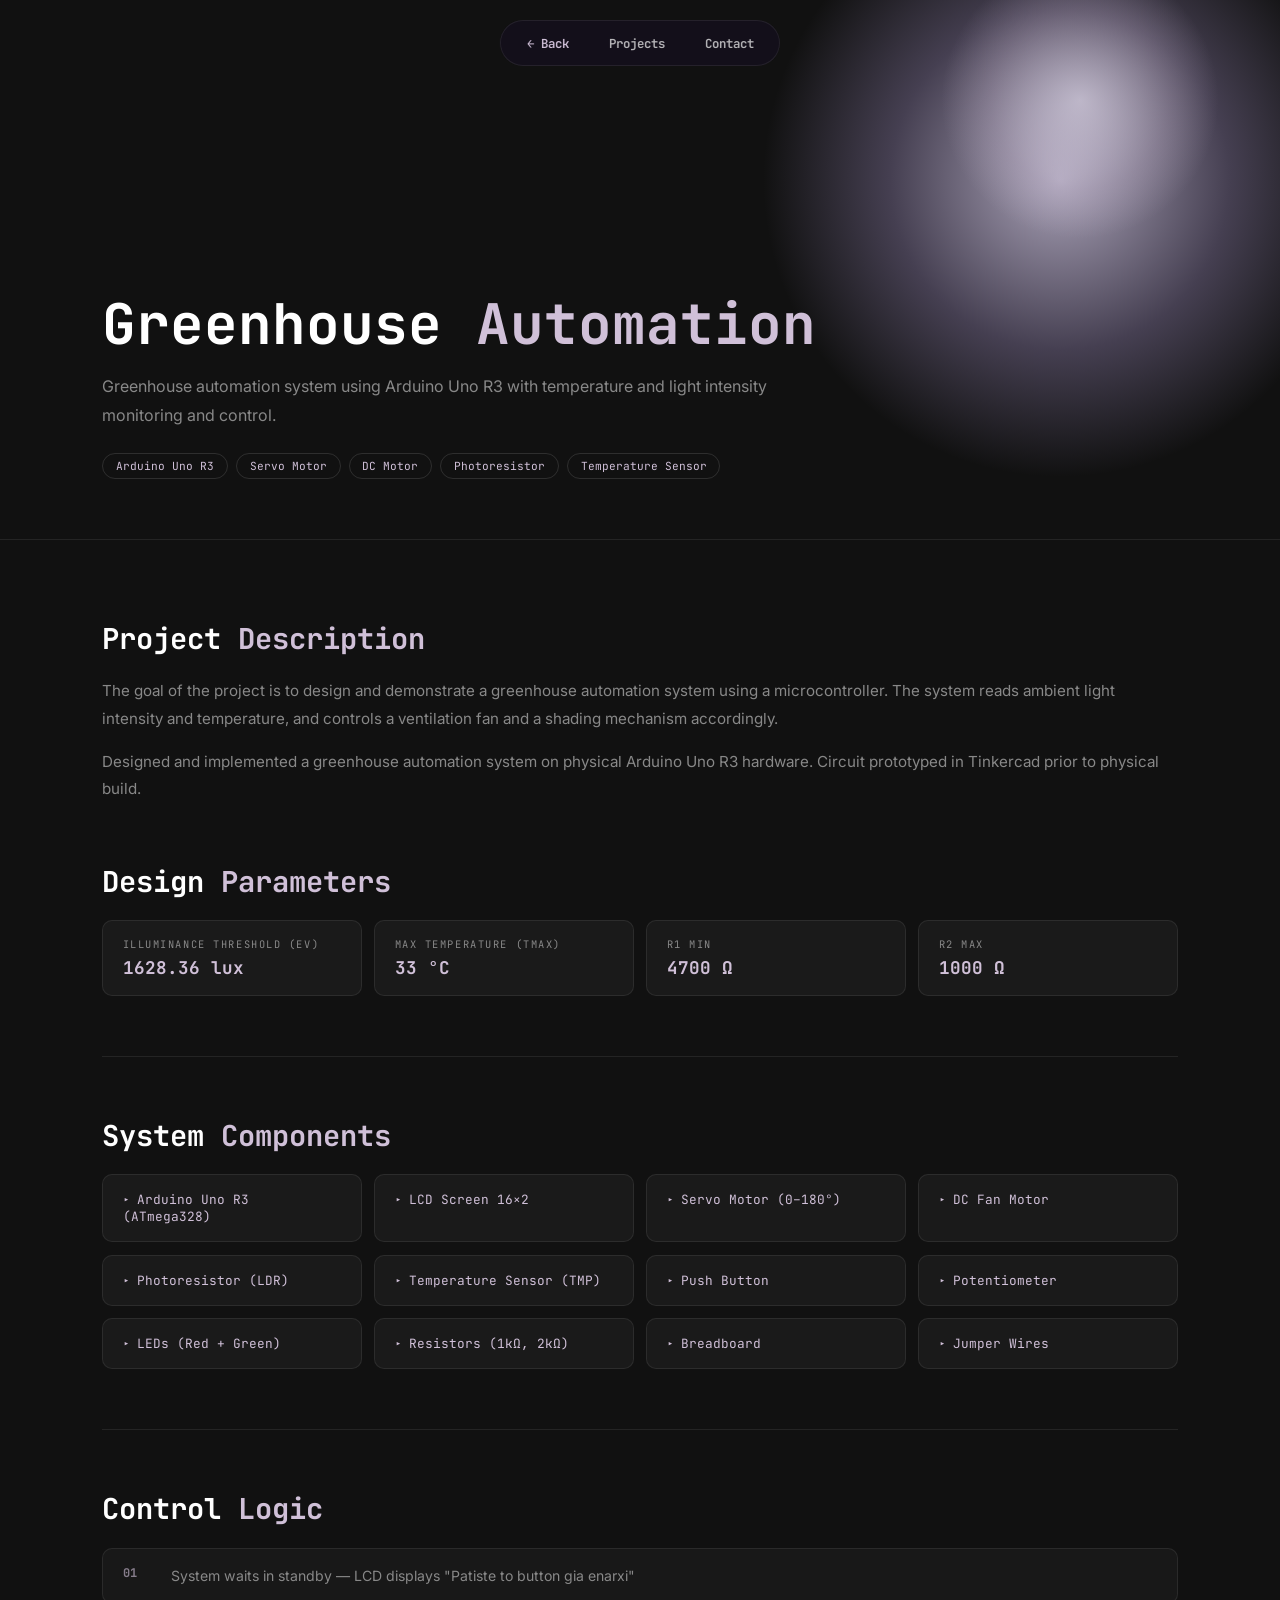
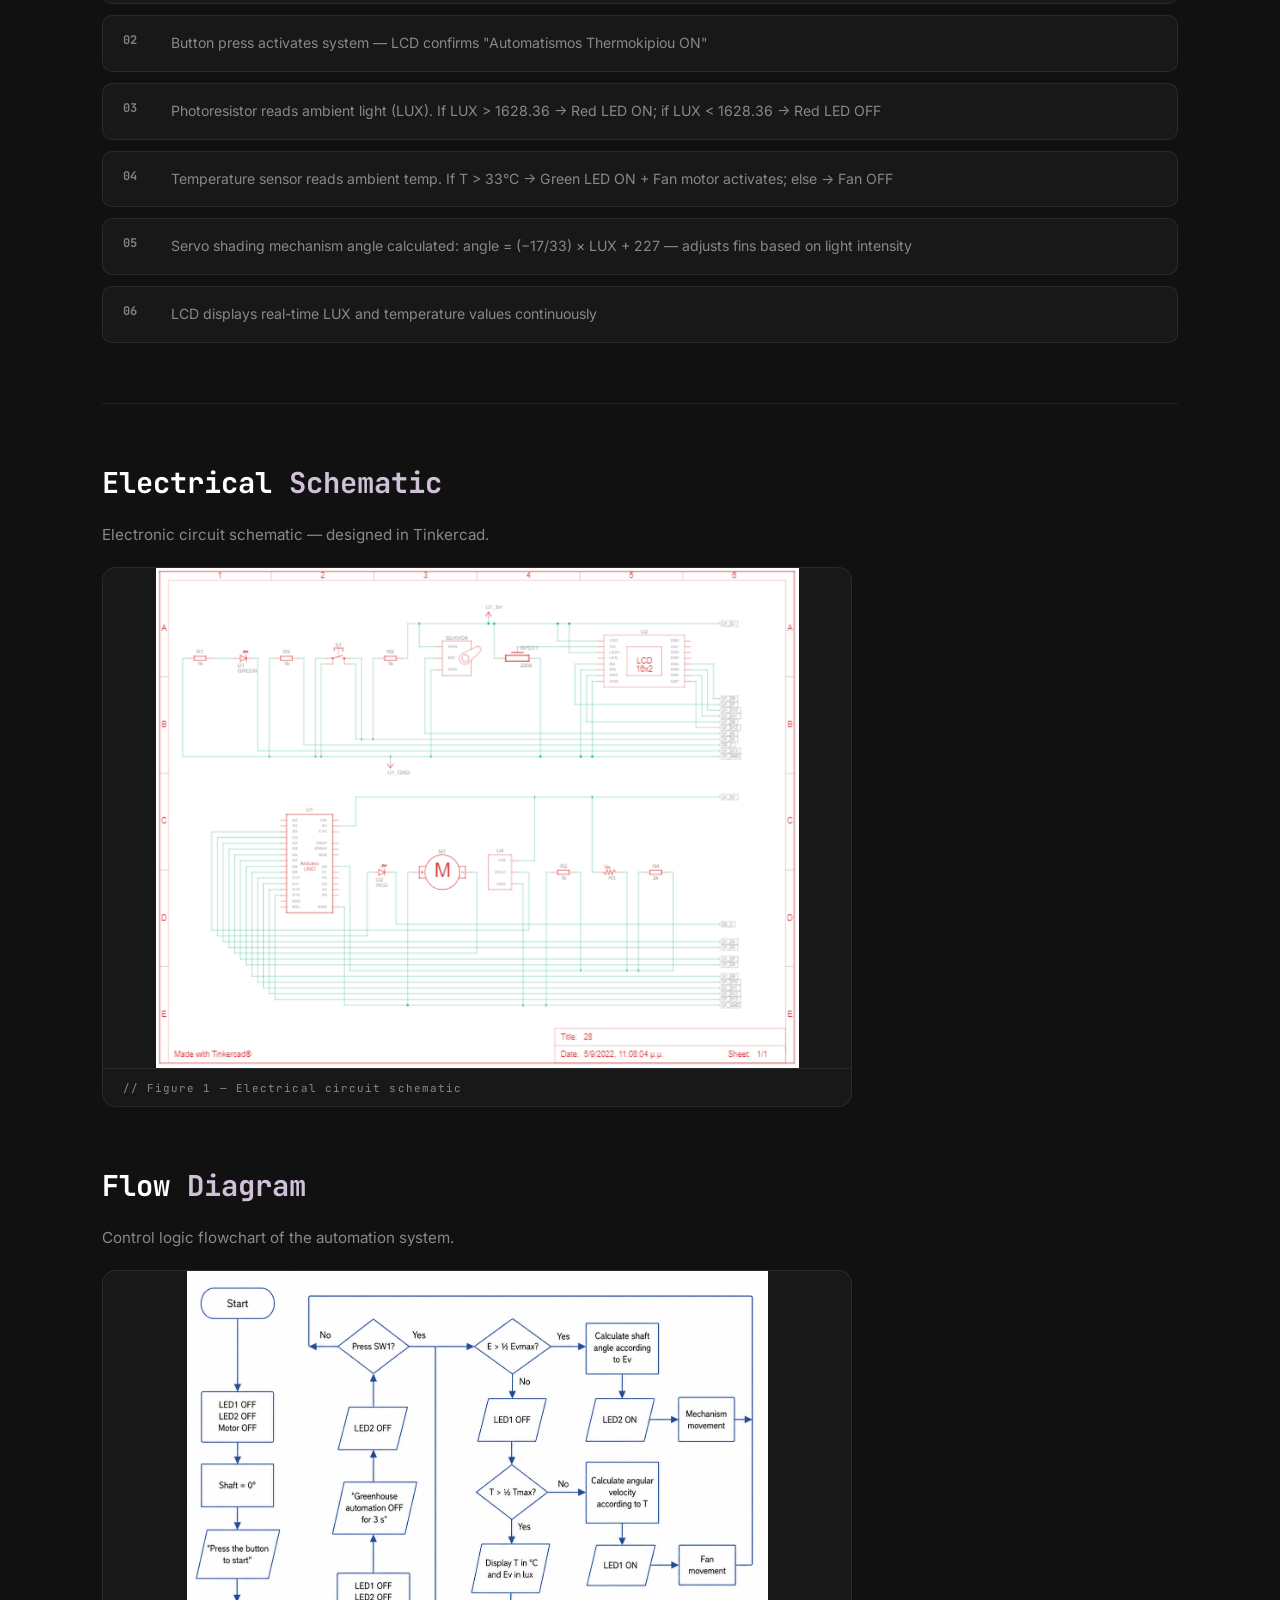
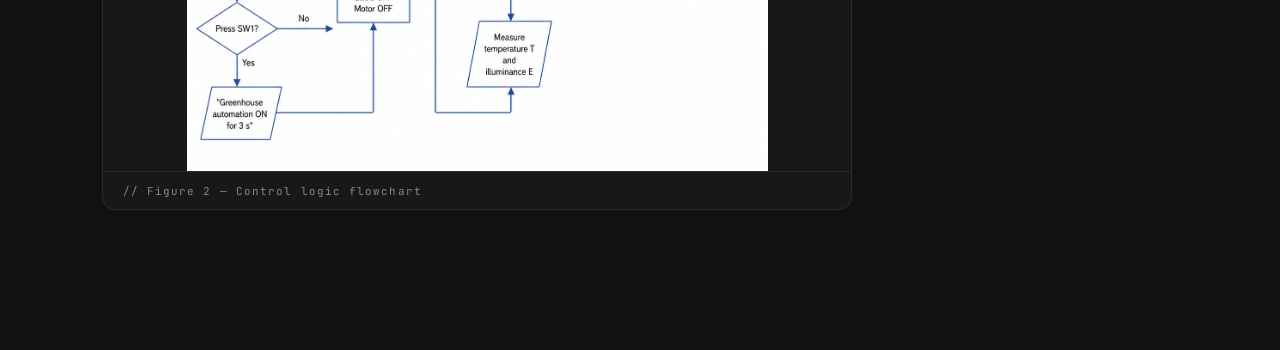
<file: Greenhouse.html>
<!DOCTYPE html>
<html lang="en">
<head>
<meta charset="UTF-8">
<meta name="viewport" content="width=device-width, initial-scale=1.0">
<title>Greenhouse Automation — Portfolio</title>
<link href="https://fonts.googleapis.com/css2?family=JetBrains+Mono:wght@300;400;600;700&family=Inter:wght@300;400;500;600&display=swap" rel="stylesheet">
<style>
  *,
  *::before,
  *::after {
    box-sizing: border-box;
    margin: 0;
    padding: 0;
  }

  :root {
    --black: #111111;
    --text: #D0C0D8;
    --muted: #888888;
    --teal: #D0C0D8;
    --card: #181818;
    --border: rgba(255, 255, 255, 0.08);
  }

  body {
    font-family: 'Inter', sans-serif;
    background: var(--black);
    color: var(--text);
    overflow-x: hidden;
  }

  .navbar {
    position: fixed;
    top: 20px;
    left: 50%;
    transform: translateX(-50%);
    z-index: 100;
    display: flex;
    align-items: center;
    gap: 0.5rem;
    padding: 0.5rem 0.6rem;
    background: rgba(20, 15, 30, 0.75);
    backdrop-filter: blur(16px);
    border: 1px solid var(--border);
    border-radius: 999px;
  }

  .navbar a {
    font-family: 'JetBrains Mono', monospace;
    font-size: 0.78rem;
    font-weight: 600;
    color: rgba(255, 255, 255, 0.7);
    text-decoration: none;
    padding: 0.35rem 1rem;
    border-radius: 999px;
    transition: background 0.2s, color 0.2s;
  }

  .navbar a:hover {
    background: rgba(255, 255, 255, 0.08);
    color: #fff;
  }

  .navbar a.back {
    color: var(--teal);
  }

  .gh-hero {
    position: relative;
    min-height: 60vh;
    display: flex;
    flex-direction: column;
    justify-content: flex-end;
    padding: 120px 8vw 60px;
    background: #111111;
    border-bottom: 1px solid var(--border);
    overflow: hidden;
  }

  .gh-hero::before {
    content: '';
    position: absolute;
    top: -120px;
    right: -80px;
    width: 600px;
    height: 600px;
    background: radial-gradient(circle, rgba(235, 225, 255, 0.7) 0%, rgba(190, 170, 230, 0.3) 40%, transparent 70%);
    pointer-events: none;
    z-index: 0;
    animation: ghGlowPulse 7s ease-in-out infinite;
  }

  .gh-hero::after {
    content: '';
    position: absolute;
    top: -40px;
    right: 60px;
    width: 280px;
    height: 280px;
    background: radial-gradient(circle, rgba(245, 238, 255, 0.55) 0%, rgba(208, 192, 216, 0.25) 45%, transparent 70%);
    pointer-events: none;
    z-index: 0;
    animation: ghGlowPulse2 5s ease-in-out infinite;
  }

  .gh-hero>* {
    position: relative;
    z-index: 1;
  }

  @keyframes ghGlowPulse {

    0%,
    100% {
      transform: scale(1);
      opacity: 0.8
    }

    50% {
      transform: scale(1.12);
      opacity: 1
    }
  }

  @keyframes ghGlowPulse2 {

    0%,
    100% {
      transform: scale(0.9);
      opacity: 0.6
    }

    50% {
      transform: scale(1.1);
      opacity: 1
    }
  }

  .gh-hero h1 {
    font-family: 'JetBrains Mono', monospace;
    font-weight: 700;
    font-size: clamp(2rem, 5vw, 3.5rem);
    color: #ffffff;
    line-height: 1.1;
    margin-bottom: 1rem;
  }

  .gh-hero h1 span {
    color: var(--teal);
  }

  .gh-hero p {
    font-size: clamp(0.9rem, 1.5vw, 1rem);
    color: var(--muted);
    max-width: 700px;
    line-height: 1.8;
    margin-bottom: 1.5rem;
  }

  .gh-tags {
    display: flex;
    flex-wrap: wrap;
    gap: 0.5rem;
  }

  .gh-tag {
    font-family: 'JetBrains Mono', monospace;
    font-size: 0.7rem;
    padding: 0.3rem 0.8rem;
    border: 1px solid rgba(255, 255, 255, 0.12);
    border-radius: 999px;
    color: var(--text);
  }

  .gh-content {
    width: 100%;
    padding: 80px 8vw;
  }

  .gh-section {
    margin-bottom: 60px;
  }

  .gh-section h2 {
    font-family: 'JetBrains Mono', monospace;
    font-size: clamp(1.4rem, 2.5vw, 1.8rem);
    font-weight: 700;
    color: #ffffff;
    margin-bottom: 1.2rem;
  }

  .gh-section h2 span {
    color: var(--teal);
  }

  .gh-section p {
    color: var(--muted);
    font-size: 0.95rem;
    line-height: 1.8;
    margin-bottom: 1rem;
  }

  .gh-params {
    display: grid;
    grid-template-columns: repeat(4, 1fr);
    gap: 0.8rem;
    margin-top: 1.2rem;
  }

  .gh-param {
    background: rgba(255, 255, 255, 0.04);
    border: 1px solid var(--border);
    border-radius: 10px;
    padding: 1rem 1.2rem;
  }

  .gh-param-label {
    font-family: 'JetBrains Mono', monospace;
    font-size: 0.65rem;
    letter-spacing: 0.15em;
    color: var(--muted);
    text-transform: uppercase;
    margin-bottom: 0.3rem;
  }

  .gh-param-value {
    font-family: 'JetBrains Mono', monospace;
    font-size: 1.1rem;
    font-weight: 700;
    color: var(--teal);
  }

  .gh-components {
    display: grid;
    grid-template-columns: repeat(auto-fit, minmax(220px, 1fr));
    gap: 0.8rem;
    margin-top: 1.2rem;
  }

  .gh-comp {
    background: rgba(255, 255, 255, 0.04);
    border: 1px solid var(--border);
    border-radius: 10px;
    padding: 1rem 1.2rem;
    font-family: 'JetBrains Mono', monospace;
    font-size: 0.8rem;
    color: var(--text);
  }

  .gh-comp::before {
    content: '▸ ';
    color: var(--teal);
    font-size: 0.7rem;
  }

  .gh-img-wrap {
    background: rgba(255, 255, 255, 0.03);
    border: 1px solid var(--border);
    border-radius: 14px;
    overflow: hidden;
    margin-top: 1.2rem;
    max-width: 750px;
  }

  .gh-img-wrap img {
    width: 100%;
    height: auto;
    max-height: 500px;
    object-fit: contain;
    display: block;
    border-radius: 14px;
  }

  .gh-img-caption {
    font-family: 'JetBrains Mono', monospace;
    font-size: 0.68rem;
    color: var(--muted);
    padding: 0.7rem 1.2rem;
    border-top: 1px solid var(--border);
    letter-spacing: 0.1em;
  }

  .gh-steps {
    margin-top: 1.2rem;
    display: flex;
    flex-direction: column;
    gap: 0.7rem;
  }

  .gh-step {
    display: flex;
    align-items: flex-start;
    gap: 1rem;
    background: rgba(255, 255, 255, 0.03);
    border: 1px solid var(--border);
    border-radius: 10px;
    padding: 1rem 1.2rem;
  }

  .gh-step-num {
    font-family: 'JetBrains Mono', monospace;
    font-size: 0.75rem;
    font-weight: 700;
    color: var(--teal);
    min-width: 2rem;
    opacity: 0.6;
  }

  .gh-step-text {
    font-size: 0.88rem;
    color: var(--muted);
    line-height: 1.6;
  }

  .gh-divider {
    border: none;
    border-top: 1px solid var(--border);
    margin: 60px 0;
  }

  @media(max-width:768px) {
    .gh-params {
      grid-template-columns: 1fr 1fr;
    }
  }

  @media(max-width:480px) {
    .gh-params {
      grid-template-columns: 1fr;
    }
  }
</style>
</head>
<body>
<nav class="navbar">
  <a href="index.html#proj1" class="back">← Back</a>
  <a href="index.html#proj1">Projects</a>
  <a href="index.html#contact">Contact</a>
</nav>
<div class="gh-hero">
  <h1>Greenhouse <span>Automation</span></h1>
  <p>Greenhouse automation system using Arduino Uno R3 with temperature and light intensity monitoring and control.</p>
  <div class="gh-tags">
    <span class="gh-tag">Arduino Uno R3</span>
    <span class="gh-tag">Servo Motor</span>
    <span class="gh-tag">DC Motor</span>
    <span class="gh-tag">Photoresistor</span>
    <span class="gh-tag">Temperature Sensor</span>
  </div>
</div>
<div class="gh-content">
  <div class="gh-section">
    <h2>Project <span>Description</span></h2>
    <p>The goal of the project is to design and demonstrate a greenhouse automation system using a microcontroller. The system reads ambient light intensity and temperature, and controls a ventilation fan and a shading mechanism accordingly.</p>
    <p>Designed and implemented a greenhouse automation system on physical Arduino Uno R3 hardware. Circuit prototyped in Tinkercad prior to physical build.</p>
  </div>
  <div class="gh-section">
    <h2>Design <span>Parameters</span></h2>
    <div class="gh-params">
      <div class="gh-param"><div class="gh-param-label">Illuminance threshold (Ev)</div><div class="gh-param-value">1628.36 lux</div></div>
      <div class="gh-param"><div class="gh-param-label">Max Temperature (Tmax)</div><div class="gh-param-value">33 &deg;C</div></div>
      <div class="gh-param"><div class="gh-param-label">R1 min</div><div class="gh-param-value">4700 &Omega;</div></div>
      <div class="gh-param"><div class="gh-param-label">R2 max</div><div class="gh-param-value">1000 &Omega;</div></div>
    </div>
  </div>
  <hr class="gh-divider">
  <div class="gh-section">
    <h2>System <span>Components</span></h2>
    <div class="gh-components">
      <div class="gh-comp">Arduino Uno R3 (ATmega328)</div>
      <div class="gh-comp">LCD Screen 16&times;2</div>
      <div class="gh-comp">Servo Motor (0&ndash;180&deg;)</div>
      <div class="gh-comp">DC Fan Motor</div>
      <div class="gh-comp">Photoresistor (LDR)</div>
      <div class="gh-comp">Temperature Sensor (TMP)</div>
      <div class="gh-comp">Push Button</div>
      <div class="gh-comp">Potentiometer</div>
      <div class="gh-comp">LEDs (Red + Green)</div>
      <div class="gh-comp">Resistors (1k&Omega;, 2k&Omega;)</div>
      <div class="gh-comp">Breadboard</div>
      <div class="gh-comp">Jumper Wires</div>
    </div>
  </div>
  <hr class="gh-divider">
  <div class="gh-section">
    <h2>Control <span>Logic</span></h2>
    <div class="gh-steps">
      <div class="gh-step"><div class="gh-step-num">01</div><div class="gh-step-text">System waits in standby &mdash; LCD displays "Patiste to button gia enarxi"</div></div>
      <div class="gh-step"><div class="gh-step-num">02</div><div class="gh-step-text">Button press activates system &mdash; LCD confirms "Automatismos Thermokipiou ON"</div></div>
      <div class="gh-step"><div class="gh-step-num">03</div><div class="gh-step-text">Photoresistor reads ambient light (LUX). If LUX &gt; 1628.36 &rarr; Red LED ON; if LUX &lt; 1628.36 &rarr; Red LED OFF</div></div>
      <div class="gh-step"><div class="gh-step-num">04</div><div class="gh-step-text">Temperature sensor reads ambient temp. If T &gt; 33&deg;C &rarr; Green LED ON + Fan motor activates; else &rarr; Fan OFF</div></div>
      <div class="gh-step"><div class="gh-step-num">05</div><div class="gh-step-text">Servo shading mechanism angle calculated: angle = (&minus;17/33) &times; LUX + 227 &mdash; adjusts fins based on light intensity</div></div>
      <div class="gh-step"><div class="gh-step-num">06</div><div class="gh-step-text">LCD displays real-time LUX and temperature values continuously</div></div>
    </div>
  </div>
  <hr class="gh-divider">
  <div class="gh-section">
    <h2>Electrical <span>Schematic</span></h2>
    <p>Electronic circuit schematic &mdash; designed in Tinkercad.</p>
    <div class="gh-img-wrap">
      <img src="circuit.png" alt="Greenhouse circuit schematic" onerror="this.parentElement.innerHTML='<div style=\'padding:3rem;text-align:center;font-family:JetBrains Mono,monospace;font-size:.75rem;color:#555;letter-spacing:.1em\'>[ SCHEMATIC IMAGE — add circuit.png to folder ]</div>'">
      <div class="gh-img-caption">// Figure 1 — Electrical circuit schematic</div>
    </div>
  </div>
  <div class="gh-section">
    <h2>Flow <span>Diagram</span></h2>
    <p>Control logic flowchart of the automation system.</p>
    <div class="gh-img-wrap">
      <img src="flowchart.png" alt="System flowchart" onerror="this.parentElement.innerHTML='<div style=\'padding:3rem;text-align:center;font-family:JetBrains Mono,monospace;font-size:.75rem;color:#555;letter-spacing:.1em\'>[ FLOWCHART IMAGE — add flowchart.png to folder ]</div>'">
      <div class="gh-img-caption">// Figure 2 — Control logic flowchart</div>
    </div>
  </div>
</div>
<script>
  (function() {
    const items = document.querySelectorAll('.gh-hero > *, .gh-section, .gh-divider');
    items.forEach((el) => { el.style.opacity='0'; el.style.transform='translateY(28px)'; el.style.transition='opacity 0.6s ease, transform 0.6s cubic-bezier(.2,.7,.2,1)'; });
    const io = new IntersectionObserver((entries) => { entries.forEach(e => { if (e.isIntersecting) { e.target.style.opacity='1'; e.target.style.transform='translateY(0)'; io.unobserve(e.target); } }); }, { threshold: 0.12 });
    items.forEach(el => io.observe(el));
    const heroItems = document.querySelectorAll('.gh-hero > *');
    heroItems.forEach((el, i) => { setTimeout(() => { el.style.opacity='1'; el.style.transform='translateY(0)'; }, 120 + i * 120); });
  })();
</script>
</body>
</html>
</file>
